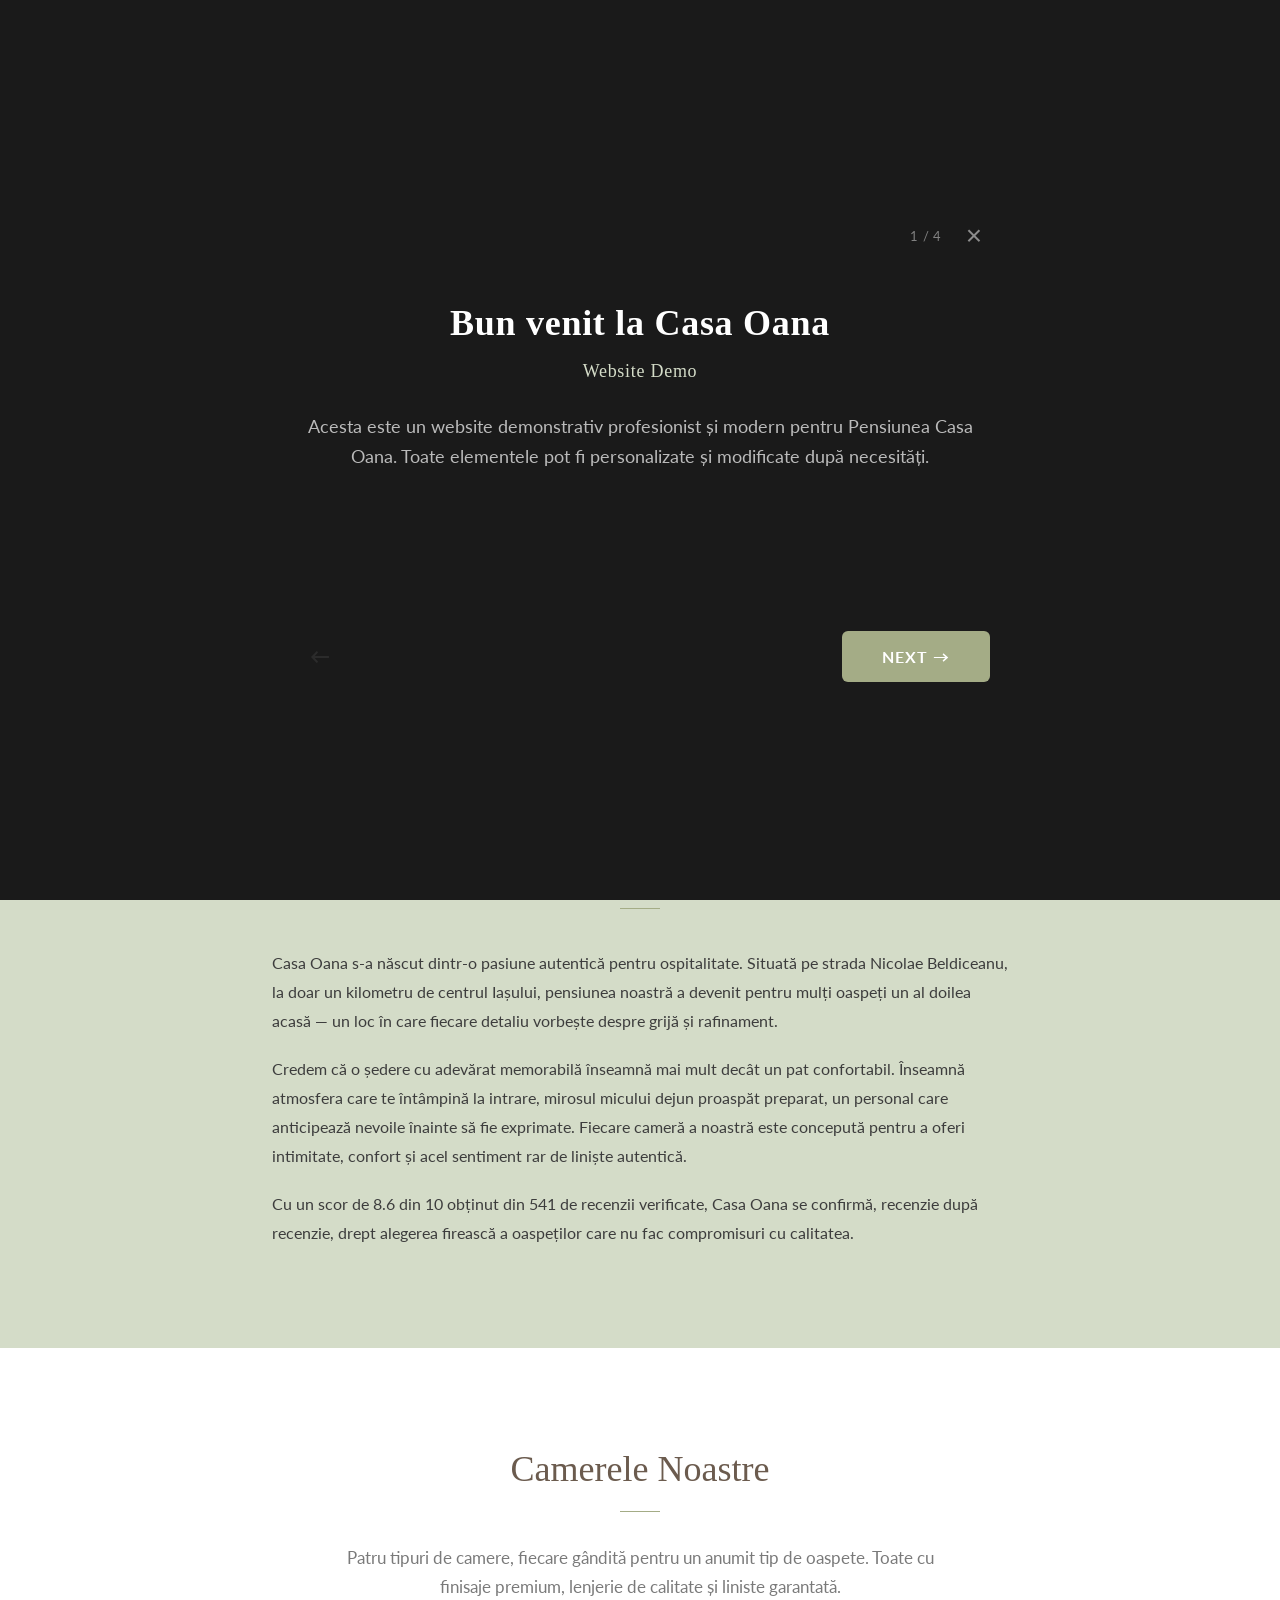
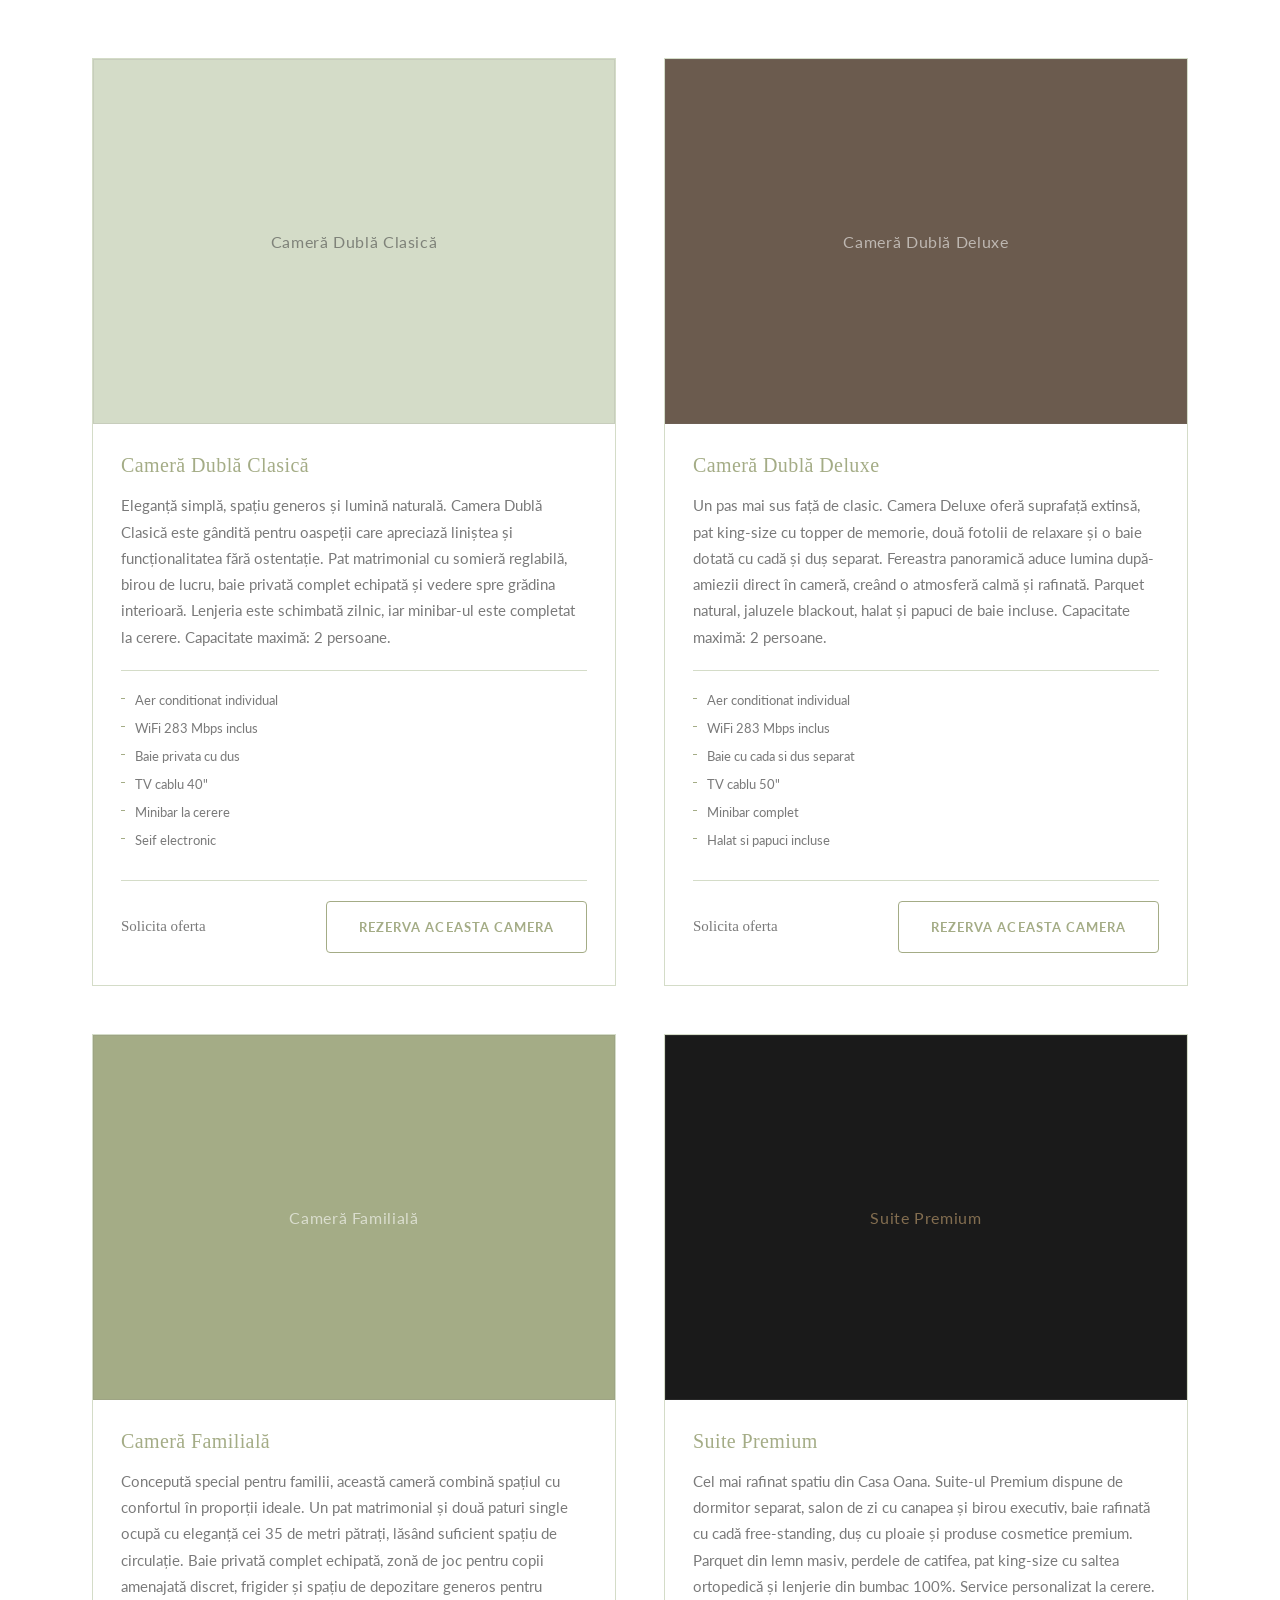
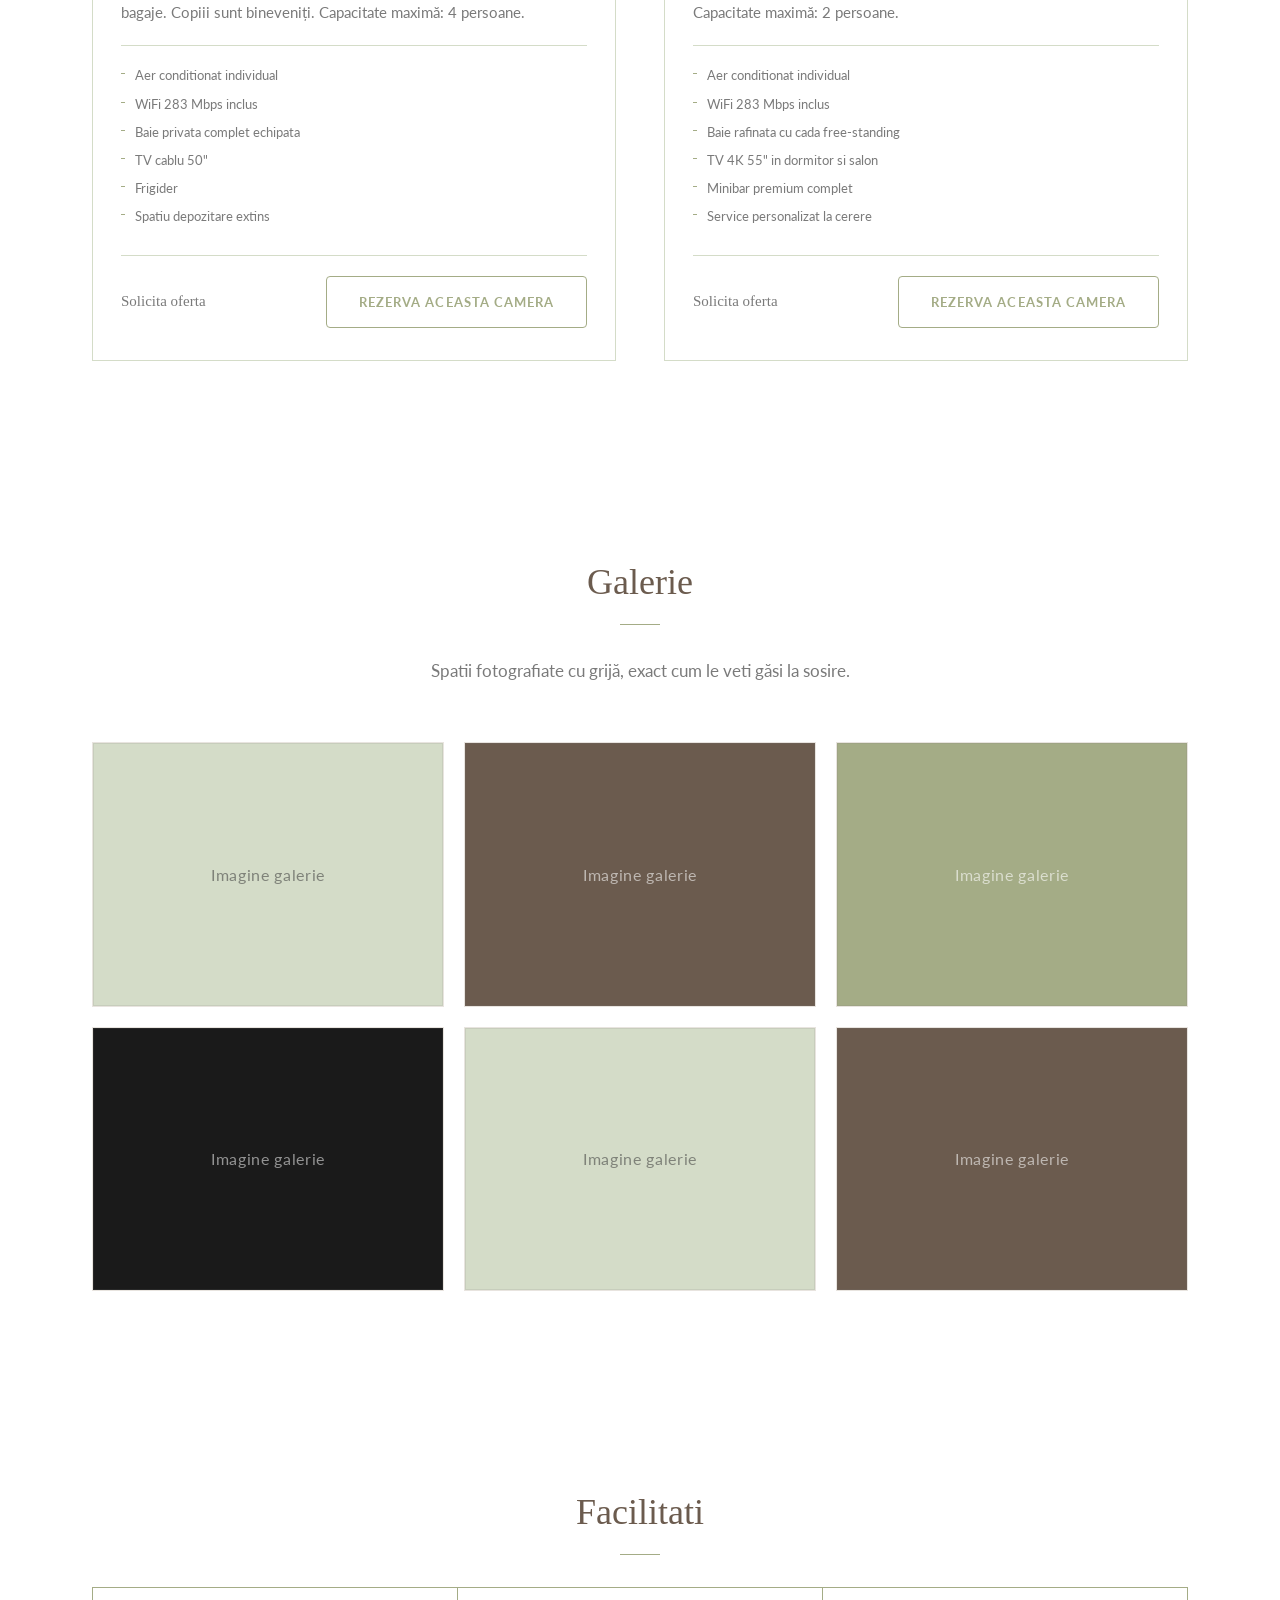
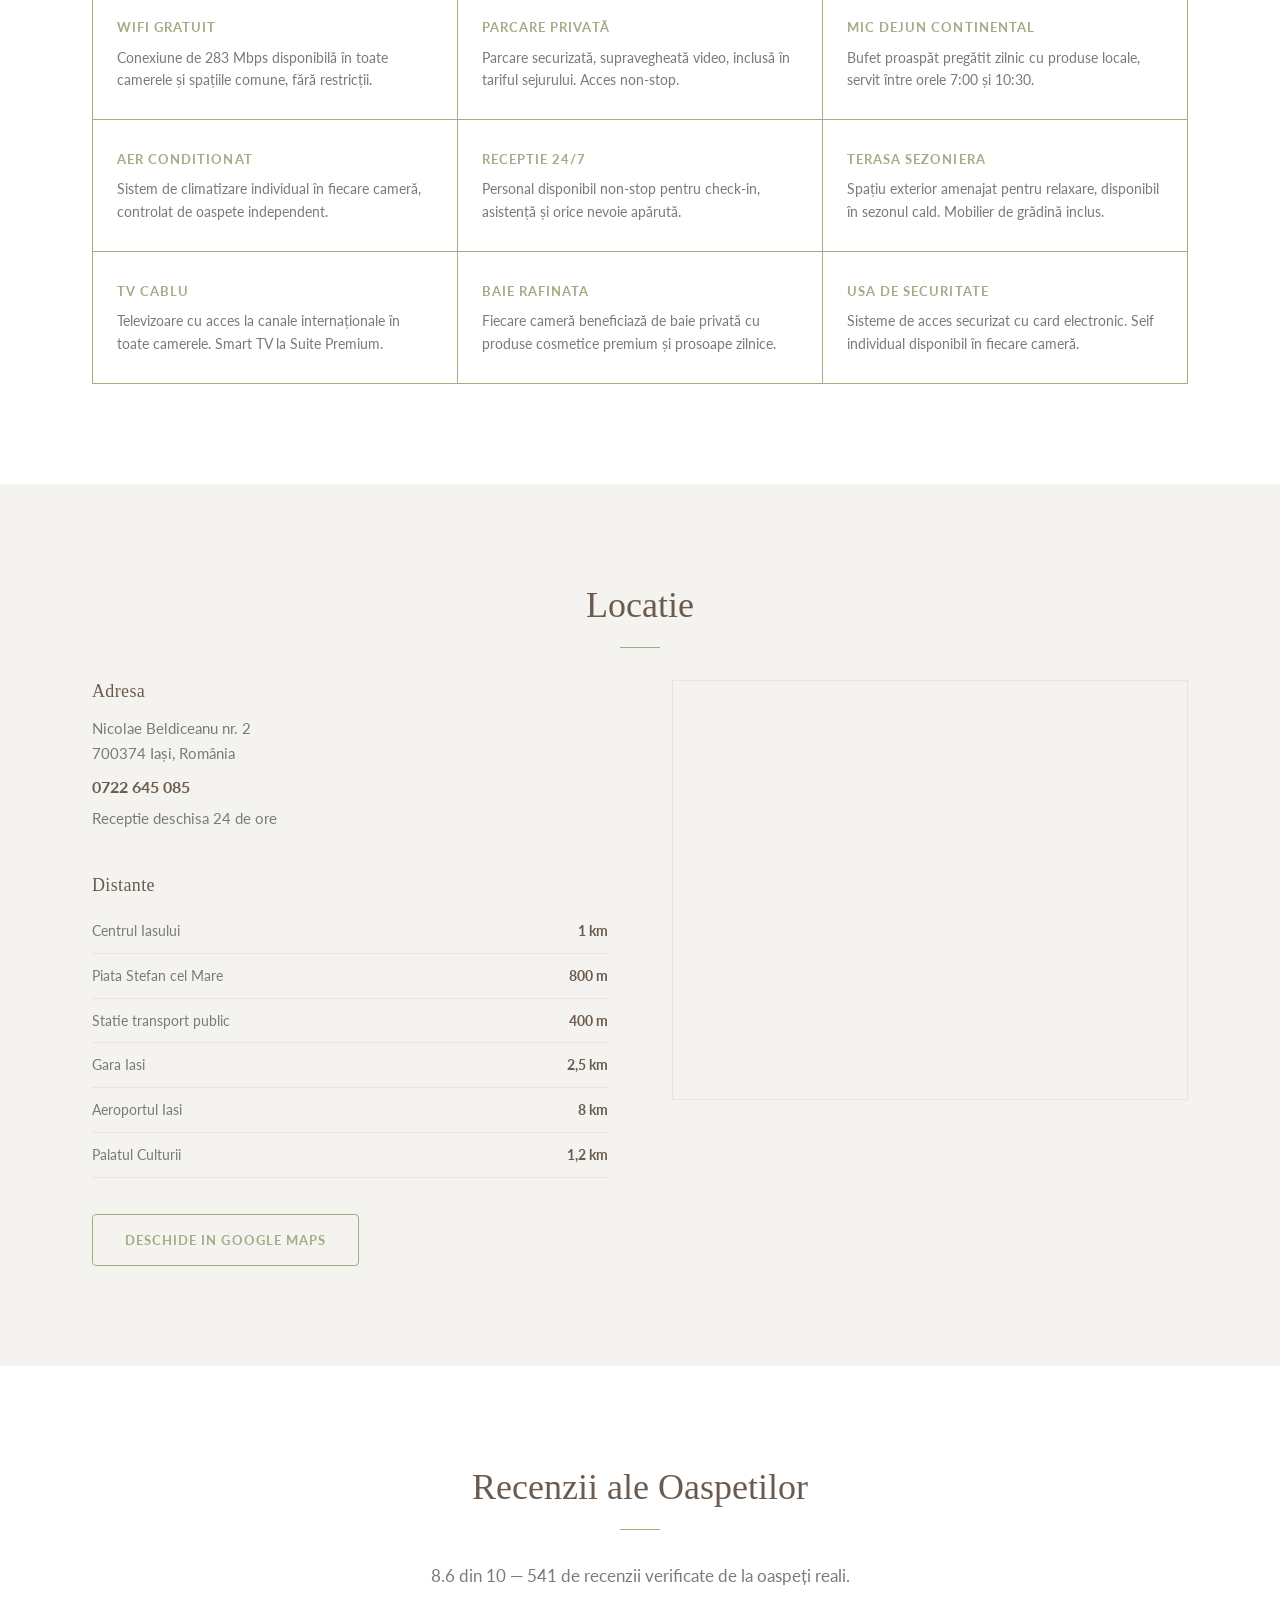
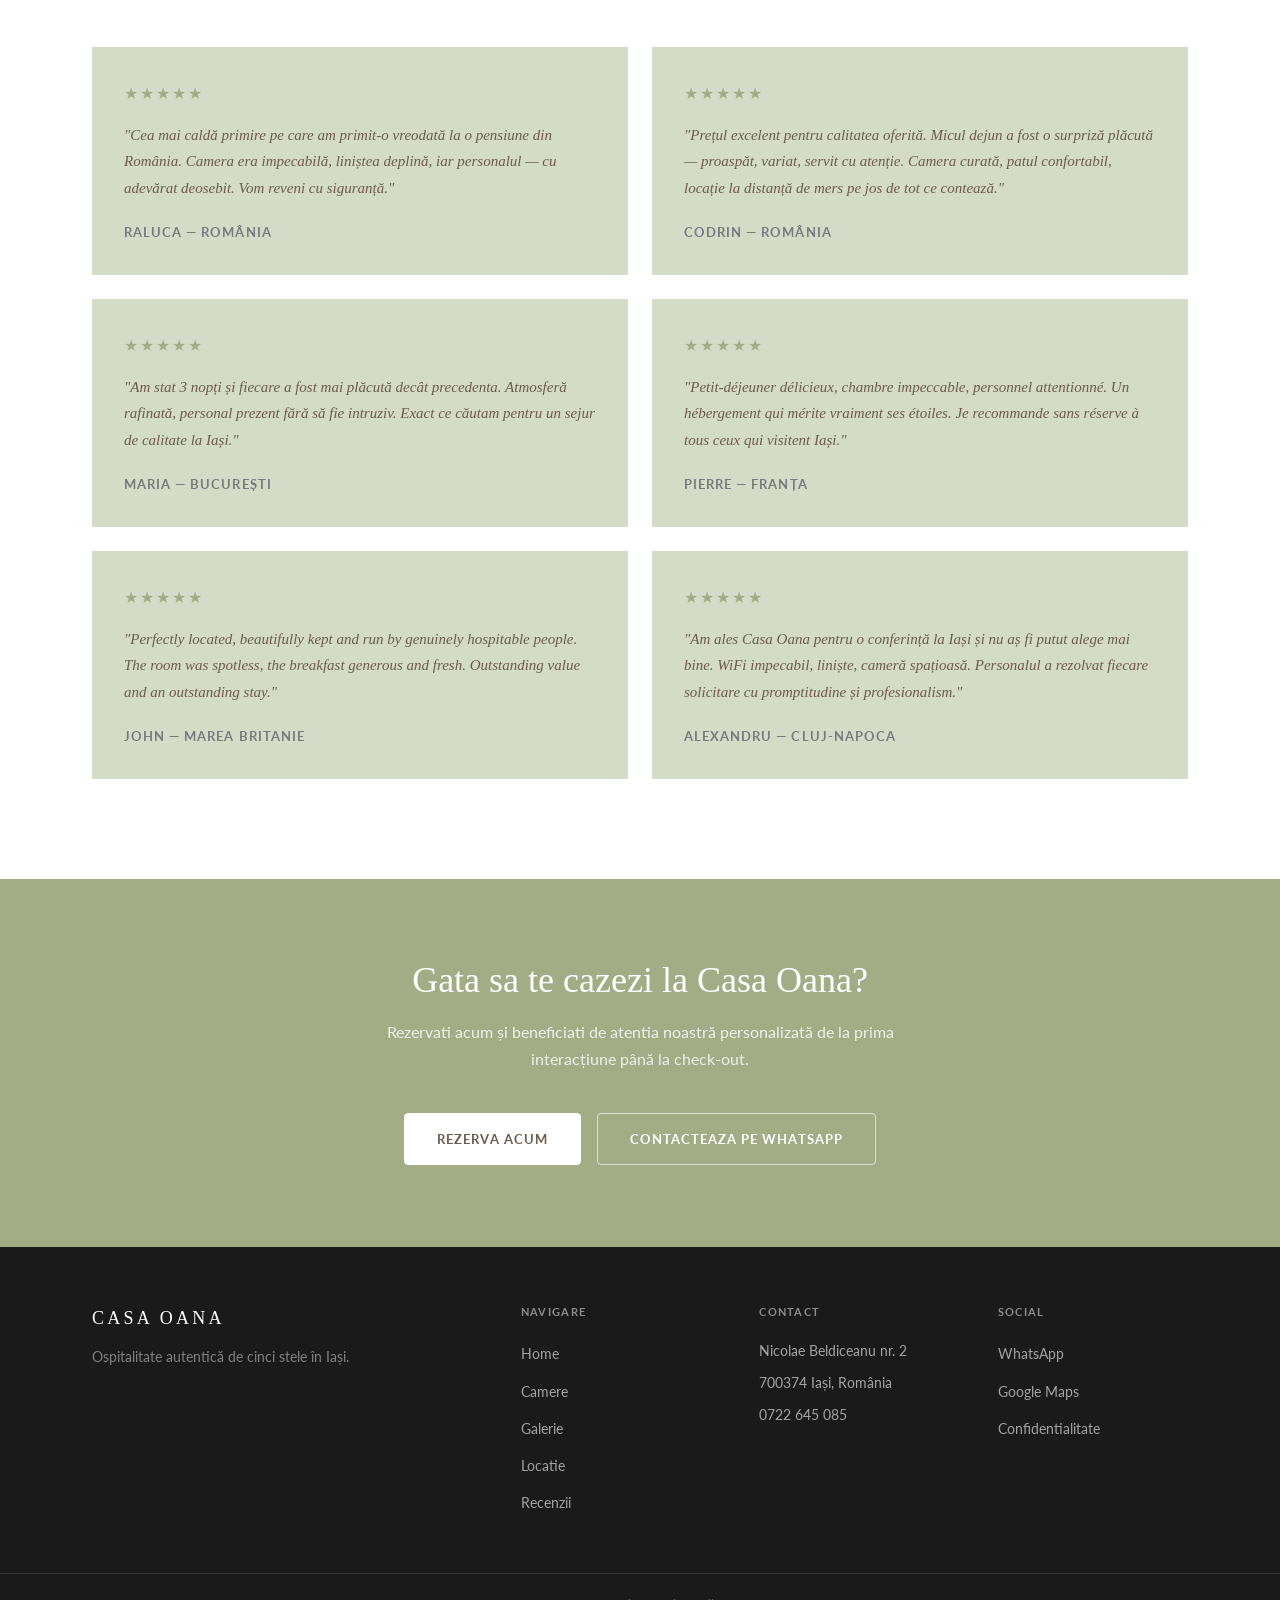
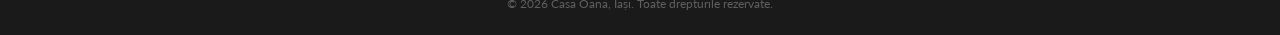
<file: index.html>
<!DOCTYPE html>
<html lang="ro">
<head>
    <meta charset="UTF-8">
    <meta name="viewport" content="width=device-width, initial-scale=1.0">
    <title>Casa Oana — Pensiune Rafinată în Iași</title>
    <meta name="description" content="Casa Oana, pensiune de cinci stele în inima Iașului. Service impecabil, camere rafinate, locație ideală. Nicolae Beldiceanu nr. 2, Iași. Tel: 0722 645 085.">
    <meta property="og:title" content="Casa Oana — Pensiune Rafinată în Iași">
    <meta property="og:description" content="Ospitalitate autentică de cinci stele în inima Iașului. Camere rafinate, mic dejun continental, parcare gratuită.">
    <meta property="og:type" content="website">
    <meta property="og:locale" content="ro_RO">

    <!-- Google Fonts: Lato -->
    <link rel="preconnect" href="https://fonts.googleapis.com">
    <link rel="preconnect" href="https://fonts.gstatic.com" crossorigin>
    <link href="https://fonts.googleapis.com/css2?family=Lato:wght@300;400;700&display=swap" rel="stylesheet">

    <link rel="stylesheet" href="styles.css">

    <!-- Schema.org structured data -->
    <script type="application/ld+json">
    {
      "@context": "https://schema.org",
      "@type": "LodgingBusiness",
      "name": "Casa Oana",
      "description": "Pensiune de cinci stele cu ospitalitate autentică în inima Iașului",
      "address": {
        "@type": "PostalAddress",
        "streetAddress": "Nicolae Beldiceanu nr. 2",
        "addressLocality": "Iași",
        "postalCode": "700374",
        "addressCountry": "RO"
      },
      "telephone": "+40722645085",
      "aggregateRating": {
        "@type": "AggregateRating",
        "ratingValue": "8.6",
        "bestRating": "10",
        "reviewCount": "541"
      }
    }
    </script>
</head>
<body>

<!-- ================================================
     HEADER
     ================================================ -->
<header id="header">
    <div class="header-inner">
        <a href="#home" class="header-logo">CASA OANA</a>

        <button class="nav-toggle" id="navToggle" aria-label="Deschide meniu" aria-expanded="false">
            <span></span><span></span><span></span>
        </button>

        <nav class="header-nav" id="headerNav" aria-label="Navigare principală">
            <a href="#home"       class="nav-link">Home</a>
            <a href="#camere"     class="nav-link">Camere</a>
            <a href="#galerie"    class="nav-link">Galerie</a>
            <a href="#locatie"    class="nav-link">Locatie</a>
            <a href="#recenzii"   class="nav-link">Recenzii</a>
            <a href="#contact"    class="nav-link">Contact</a>
        </nav>

        <a href="rezervare.html" class="btn btn-header" aria-label="Rezerva o camera">
            Rezerva
        </a>
    </div>
</header>

<!-- ================================================
     HERO
     ================================================ -->
<section id="home" class="hero">
    <div class="container hero-inner">
        <div class="hero-text">
            <p class="hero-label">Iași, România</p>
            <h1 class="hero-title">CASA OANA</h1>
            <p class="hero-subtitle">Eleganță, confort și ospitalitate în inima Iașului</p>
            <p class="hero-desc">
                Pensiune rafinată cu service memorabil, camere autentice
                și locație ideală pentru oaspeți care apreciază calitatea.
                La un kilometru de centrul orașului, departe de agitație, aproape de tot.
            </p>
            <div class="hero-actions">
                <a href="rezervare.html" class="btn btn-primary">Rezerva acum</a>
                <a href="#camere" class="btn btn-ghost">Descopera camerele</a>
            </div>
            <div class="hero-rating">
                <span class="rating-number">8.6</span>
                <div class="rating-meta">
                    <span class="rating-slash">/ 10</span>
                    <span class="rating-label">541 recenzii verificate</span>
                </div>
            </div>
        </div>

        <div class="hero-visual">
            <!-- REPLACE: <img src="images/hero.jpg" alt="Casa Oana exterior" class="hero-img"> -->
            <div class="img-placeholder hero-placeholder ph-green" aria-label="Imagine Casa Oana">
                <span>Imagine Casa Oana</span>
            </div>
        </div>
    </div>
</section>

<!-- ================================================
     WELCOME
     ================================================ -->
<section id="welcome" class="welcome section-pad bg-light">
    <div class="container welcome-inner">
        <h2 class="section-heading text-center">Bun venit la Casa Oana</h2>
        <div class="welcome-divider"></div>
        <div class="welcome-body">
            <p>
                Casa Oana s-a născut dintr-o pasiune autentică pentru ospitalitate. Situată pe strada
                Nicolae Beldiceanu, la doar un kilometru de centrul Iașului, pensiunea noastră a
                devenit pentru mulți oaspeți un al doilea acasă — un loc în care fiecare detaliu
                vorbește despre grijă și rafinament.
            </p>
            <p>
                Credem că o ședere cu adevărat memorabilă înseamnă mai mult decât un pat confortabil.
                Înseamnă atmosfera care te întâmpină la intrare, mirosul micului dejun proaspăt
                preparat, un personal care anticipează nevoile înainte să fie exprimate. Fiecare
                cameră a noastră este concepută pentru a oferi intimitate, confort și acel sentiment
                rar de liniște autentică.
            </p>
            <p>
                Cu un scor de 8.6 din 10 obținut din 541 de recenzii verificate, Casa Oana se
                confirmă, recenzie după recenzie, drept alegerea firească a oaspeților care nu
                fac compromisuri cu calitatea.
            </p>
        </div>
    </div>
</section>

<!-- ================================================
     CAMERE
     ================================================ -->
<section id="camere" class="camere section-pad bg-white">
    <div class="container">
        <h2 class="section-heading text-center">Camerele Noastre</h2>
        <div class="section-divider"></div>
        <p class="section-lead text-center">
            Patru tipuri de camere, fiecare gândită pentru un anumit tip de oaspete.
            Toate cu finisaje premium, lenjerie de calitate și liniste garantată.
        </p>

        <div class="rooms-grid">

            <!-- Cameră Dublă Clasică -->
            <article class="room-card fade-in">
                <!-- REPLACE: <img src="images/room-clasica.jpg" alt="Cameră Dublă Clasică" class="room-img"> -->
                <div class="img-placeholder room-placeholder ph-green-light" aria-label="Cameră Dublă Clasică">
                    <span>Cameră Dublă Clasică</span>
                </div>
                <div class="room-body">
                    <h3 class="room-name">Cameră Dublă Clasică</h3>
                    <p class="room-desc">
                        Eleganță simplă, spațiu generos și lumină naturală. Camera Dublă Clasică
                        este gândită pentru oaspeții care apreciază liniștea și funcționalitatea
                        fără ostentație. Pat matrimonial cu somieră reglabilă, birou de lucru,
                        baie privată complet echipată și vedere spre grădina interioară.
                        Lenjeria este schimbată zilnic, iar minibar-ul este completat la cerere.
                        Capacitate maximă: 2 persoane.
                    </p>
                    <ul class="room-facilities">
                        <li>Aer conditionat individual</li>
                        <li>WiFi 283 Mbps inclus</li>
                        <li>Baie privata cu dus</li>
                        <li>TV cablu 40"</li>
                        <li>Minibar la cerere</li>
                        <li>Seif electronic</li>
                    </ul>
                    <div class="room-footer">
                        <span class="room-price">Solicita oferta</span>
                        <a href="rezervare.html?camera=Camer%C4%83+Dubl%C4%83+Clasic%C4%83" class="btn btn-outline">
                            Rezerva aceasta camera
                        </a>
                    </div>
                </div>
            </article>

            <!-- Cameră Dublă Deluxe -->
            <article class="room-card fade-in">
                <!-- REPLACE: <img src="images/room-deluxe.jpg" alt="Cameră Dublă Deluxe" class="room-img"> -->
                <div class="img-placeholder room-placeholder ph-brown" aria-label="Cameră Dublă Deluxe">
                    <span>Cameră Dublă Deluxe</span>
                </div>
                <div class="room-body">
                    <h3 class="room-name">Cameră Dublă Deluxe</h3>
                    <p class="room-desc">
                        Un pas mai sus față de clasic. Camera Deluxe oferă suprafață extinsă,
                        pat king-size cu topper de memorie, două fotolii de relaxare și o baie
                        dotată cu cadă și duș separat. Fereastra panoramică aduce lumina după-amiezii
                        direct în cameră, creând o atmosferă calmă și rafinată. Parquet natural,
                        jaluzele blackout, halat și papuci de baie incluse.
                        Capacitate maximă: 2 persoane.
                    </p>
                    <ul class="room-facilities">
                        <li>Aer conditionat individual</li>
                        <li>WiFi 283 Mbps inclus</li>
                        <li>Baie cu cada si dus separat</li>
                        <li>TV cablu 50"</li>
                        <li>Minibar complet</li>
                        <li>Halat si papuci incluse</li>
                    </ul>
                    <div class="room-footer">
                        <span class="room-price">Solicita oferta</span>
                        <a href="rezervare.html?camera=Camer%C4%83+Dubl%C4%83+Deluxe" class="btn btn-outline">
                            Rezerva aceasta camera
                        </a>
                    </div>
                </div>
            </article>

            <!-- Cameră Familială -->
            <article class="room-card fade-in">
                <!-- REPLACE: <img src="images/room-familiala.jpg" alt="Cameră Familială" class="room-img"> -->
                <div class="img-placeholder room-placeholder ph-green" aria-label="Cameră Familială">
                    <span>Cameră Familială</span>
                </div>
                <div class="room-body">
                    <h3 class="room-name">Cameră Familială</h3>
                    <p class="room-desc">
                        Concepută special pentru familii, această cameră combină spațiul cu confortul
                        în proporții ideale. Un pat matrimonial și două paturi single ocupă cu eleganță
                        cei 35 de metri pătrați, lăsând suficient spațiu de circulație. Baie privată
                        complet echipată, zonă de joc pentru copii amenajată discret, frigider și
                        spațiu de depozitare generos pentru bagaje. Copiii sunt bineveniți.
                        Capacitate maximă: 4 persoane.
                    </p>
                    <ul class="room-facilities">
                        <li>Aer conditionat individual</li>
                        <li>WiFi 283 Mbps inclus</li>
                        <li>Baie privata complet echipata</li>
                        <li>TV cablu 50"</li>
                        <li>Frigider</li>
                        <li>Spatiu depozitare extins</li>
                    </ul>
                    <div class="room-footer">
                        <span class="room-price">Solicita oferta</span>
                        <a href="rezervare.html?camera=Camer%C4%83+Familial%C4%83" class="btn btn-outline">
                            Rezerva aceasta camera
                        </a>
                    </div>
                </div>
            </article>

            <!-- Suite Premium -->
            <article class="room-card fade-in">
                <!-- REPLACE: <img src="images/room-suite.jpg" alt="Suite Premium" class="room-img"> -->
                <div class="img-placeholder room-placeholder ph-black-gold" aria-label="Suite Premium">
                    <span>Suite Premium</span>
                </div>
                <div class="room-body">
                    <h3 class="room-name">Suite Premium</h3>
                    <p class="room-desc">
                        Cel mai rafinat spatiu din Casa Oana. Suite-ul Premium dispune de dormitor
                        separat, salon de zi cu canapea și birou executiv, baie rafinată cu cadă
                        free-standing, duș cu ploaie și produse cosmetice premium. Parquet din
                        lemn masiv, perdele de catifea, pat king-size cu saltea ortopedică și
                        lenjerie din bumbac 100%. Service personalizat la cerere.
                        Capacitate maximă: 2 persoane.
                    </p>
                    <ul class="room-facilities">
                        <li>Aer conditionat individual</li>
                        <li>WiFi 283 Mbps inclus</li>
                        <li>Baie rafinata cu cada free-standing</li>
                        <li>TV 4K 55" in dormitor si salon</li>
                        <li>Minibar premium complet</li>
                        <li>Service personalizat la cerere</li>
                    </ul>
                    <div class="room-footer">
                        <span class="room-price">Solicita oferta</span>
                        <a href="rezervare.html?camera=Suite+Premium" class="btn btn-outline">
                            Rezerva aceasta camera
                        </a>
                    </div>
                </div>
            </article>

        </div>
    </div>
</section>

<!-- ================================================
     GALERIE
     ================================================ -->
<section id="galerie" class="galerie section-pad bg-white">
    <div class="container">
        <h2 class="section-heading text-center">Galerie</h2>
        <div class="section-divider"></div>
        <p class="section-lead text-center">
            Spatii fotografiate cu grijă, exact cum le veti găsi la sosire.
        </p>

        <div class="gallery-grid">
            <!-- REPLACE fiecare div.img-placeholder cu <img src="images/gallery-N.jpg" alt="..."> -->
            <div class="gallery-item fade-in" onclick="openLightbox(0)" role="button" tabindex="0" aria-label="Deschide imagine 1">
                <div class="img-placeholder gallery-placeholder ph-green-light">
                    <span>Imagine galerie</span>
                </div>
                <div class="gallery-overlay"><span class="gallery-zoom">&#8853;</span></div>
            </div>
            <div class="gallery-item fade-in" onclick="openLightbox(1)" role="button" tabindex="0" aria-label="Deschide imagine 2">
                <div class="img-placeholder gallery-placeholder ph-brown">
                    <span>Imagine galerie</span>
                </div>
                <div class="gallery-overlay"><span class="gallery-zoom">&#8853;</span></div>
            </div>
            <div class="gallery-item fade-in" onclick="openLightbox(2)" role="button" tabindex="0" aria-label="Deschide imagine 3">
                <div class="img-placeholder gallery-placeholder ph-green">
                    <span>Imagine galerie</span>
                </div>
                <div class="gallery-overlay"><span class="gallery-zoom">&#8853;</span></div>
            </div>
            <div class="gallery-item fade-in" onclick="openLightbox(3)" role="button" tabindex="0" aria-label="Deschide imagine 4">
                <div class="img-placeholder gallery-placeholder ph-black">
                    <span>Imagine galerie</span>
                </div>
                <div class="gallery-overlay"><span class="gallery-zoom">&#8853;</span></div>
            </div>
            <div class="gallery-item fade-in" onclick="openLightbox(4)" role="button" tabindex="0" aria-label="Deschide imagine 5">
                <div class="img-placeholder gallery-placeholder ph-green-light">
                    <span>Imagine galerie</span>
                </div>
                <div class="gallery-overlay"><span class="gallery-zoom">&#8853;</span></div>
            </div>
            <div class="gallery-item fade-in" onclick="openLightbox(5)" role="button" tabindex="0" aria-label="Deschide imagine 6">
                <div class="img-placeholder gallery-placeholder ph-brown">
                    <span>Imagine galerie</span>
                </div>
                <div class="gallery-overlay"><span class="gallery-zoom">&#8853;</span></div>
            </div>
        </div>
    </div>
</section>

<!-- ================================================
     FACILITĂȚI
     ================================================ -->
<section id="facilitati" class="facilitati section-pad bg-white">
    <div class="container">
        <h2 class="section-heading text-center">Facilitati</h2>
        <div class="section-divider"></div>

        <div class="amenities-grid">
            <div class="amenity-card fade-in">
                <h4 class="amenity-name">WiFi Gratuit</h4>
                <p class="amenity-desc">Conexiune de 283 Mbps disponibilă în toate camerele și spațiile comune, fără restricții.</p>
            </div>
            <div class="amenity-card fade-in">
                <h4 class="amenity-name">Parcare Privată</h4>
                <p class="amenity-desc">Parcare securizată, supravegheată video, inclusă în tariful sejurului. Acces non-stop.</p>
            </div>
            <div class="amenity-card fade-in">
                <h4 class="amenity-name">Mic Dejun Continental</h4>
                <p class="amenity-desc">Bufet proaspăt pregătit zilnic cu produse locale, servit între orele 7:00 și 10:30.</p>
            </div>
            <div class="amenity-card fade-in">
                <h4 class="amenity-name">Aer Conditionat</h4>
                <p class="amenity-desc">Sistem de climatizare individual în fiecare cameră, controlat de oaspete independent.</p>
            </div>
            <div class="amenity-card fade-in">
                <h4 class="amenity-name">Receptie 24/7</h4>
                <p class="amenity-desc">Personal disponibil non-stop pentru check-in, asistență și orice nevoie apărută.</p>
            </div>
            <div class="amenity-card fade-in">
                <h4 class="amenity-name">Terasa Sezoniera</h4>
                <p class="amenity-desc">Spațiu exterior amenajat pentru relaxare, disponibil în sezonul cald. Mobilier de grădină inclus.</p>
            </div>
            <div class="amenity-card fade-in">
                <h4 class="amenity-name">TV Cablu</h4>
                <p class="amenity-desc">Televizoare cu acces la canale internaționale în toate camerele. Smart TV la Suite Premium.</p>
            </div>
            <div class="amenity-card fade-in">
                <h4 class="amenity-name">Baie Rafinata</h4>
                <p class="amenity-desc">Fiecare cameră beneficiază de baie privată cu produse cosmetice premium și prosoape zilnice.</p>
            </div>
            <div class="amenity-card fade-in">
                <h4 class="amenity-name">Usa de Securitate</h4>
                <p class="amenity-desc">Sisteme de acces securizat cu card electronic. Seif individual disponibil în fiecare cameră.</p>
            </div>
        </div>
    </div>
</section>

<!-- ================================================
     LOCATIE
     ================================================ -->
<section id="locatie" class="locatie section-pad bg-light">
    <div class="container">
        <h2 class="section-heading text-center">Locatie</h2>
        <div class="section-divider"></div>

        <div class="location-grid">
            <div class="location-info">
                <div class="location-address">
                    <h3 class="location-heading">Adresa</h3>
                    <p>Nicolae Beldiceanu nr. 2<br>700374 Iași, România</p>
                    <p class="location-phone">
                        <a href="tel:+40722645085">0722 645 085</a>
                    </p>
                    <p class="location-hours">Receptie deschisa 24 de ore</p>
                </div>

                <div class="location-distances">
                    <h3 class="location-heading">Distante</h3>
                    <ul class="distances-list">
                        <li>
                            <span class="dist-place">Centrul Iasului</span>
                            <span class="dist-value">1 km</span>
                        </li>
                        <li>
                            <span class="dist-place">Piata Stefan cel Mare</span>
                            <span class="dist-value">800 m</span>
                        </li>
                        <li>
                            <span class="dist-place">Statie transport public</span>
                            <span class="dist-value">400 m</span>
                        </li>
                        <li>
                            <span class="dist-place">Gara Iasi</span>
                            <span class="dist-value">2,5 km</span>
                        </li>
                        <li>
                            <span class="dist-place">Aeroportul Iasi</span>
                            <span class="dist-value">8 km</span>
                        </li>
                        <li>
                            <span class="dist-place">Palatul Culturii</span>
                            <span class="dist-value">1,2 km</span>
                        </li>
                    </ul>
                </div>

                <a href="https://maps.google.com/?q=Nicolae+Beldiceanu+2,+Iasi,+Romania"
                   target="_blank" rel="noopener noreferrer"
                   class="btn btn-outline location-map-btn">
                    Deschide in Google Maps
                </a>
            </div>

            <div class="location-map">
                <iframe
                    src="https://maps.google.com/maps?q=Nicolae+Beldiceanu+2,+Iasi,+Romania&t=&z=15&ie=UTF8&iwloc=&output=embed"
                    title="Locatia Casa Oana, Iasi"
                    allowfullscreen
                    loading="lazy"
                    referrerpolicy="no-referrer-when-downgrade"
                    aria-label="Harta Google Maps cu locatia Casa Oana">
                </iframe>
            </div>
        </div>
    </div>
</section>

<!-- ================================================
     RECENZII
     ================================================ -->
<section id="recenzii" class="recenzii section-pad bg-white">
    <div class="container">
        <h2 class="section-heading text-center">Recenzii ale Oaspetilor</h2>
        <div class="section-divider"></div>
        <p class="section-lead text-center">
            8.6 din 10 — 541 de recenzii verificate de la oaspeți reali.
        </p>

        <div class="reviews-grid">
            <article class="review-card fade-in">
                <div class="review-stars" aria-label="5 din 5 stele">&#9733;&#9733;&#9733;&#9733;&#9733;</div>
                <blockquote class="review-text">
                    "Cea mai caldă primire pe care am primit-o vreodată la o pensiune din România.
                    Camera era impecabilă, liniștea deplină, iar personalul — cu adevărat deosebit.
                    Vom reveni cu siguranță."
                </blockquote>
                <footer class="review-author">Raluca &mdash; România</footer>
            </article>

            <article class="review-card fade-in">
                <div class="review-stars" aria-label="5 din 5 stele">&#9733;&#9733;&#9733;&#9733;&#9733;</div>
                <blockquote class="review-text">
                    "Prețul excelent pentru calitatea oferită. Micul dejun a fost o surpriză plăcută —
                    proaspăt, variat, servit cu atenție. Camera curată, patul confortabil,
                    locație la distanță de mers pe jos de tot ce contează."
                </blockquote>
                <footer class="review-author">Codrin &mdash; România</footer>
            </article>

            <article class="review-card fade-in">
                <div class="review-stars" aria-label="5 din 5 stele">&#9733;&#9733;&#9733;&#9733;&#9733;</div>
                <blockquote class="review-text">
                    "Am stat 3 nopți și fiecare a fost mai plăcută decât precedenta. Atmosferă
                    rafinată, personal prezent fără să fie intruziv. Exact ce căutam pentru
                    un sejur de calitate la Iași."
                </blockquote>
                <footer class="review-author">Maria &mdash; București</footer>
            </article>

            <article class="review-card fade-in">
                <div class="review-stars" aria-label="5 din 5 stele">&#9733;&#9733;&#9733;&#9733;&#9733;</div>
                <blockquote class="review-text">
                    "Petit-déjeuner délicieux, chambre impeccable, personnel attentionné.
                    Un hébergement qui mérite vraiment ses étoiles. Je recommande sans
                    réserve à tous ceux qui visitent Iași."
                </blockquote>
                <footer class="review-author">Pierre &mdash; Franța</footer>
            </article>

            <article class="review-card fade-in">
                <div class="review-stars" aria-label="5 din 5 stele">&#9733;&#9733;&#9733;&#9733;&#9733;</div>
                <blockquote class="review-text">
                    "Perfectly located, beautifully kept and run by genuinely hospitable people.
                    The room was spotless, the breakfast generous and fresh.
                    Outstanding value and an outstanding stay."
                </blockquote>
                <footer class="review-author">John &mdash; Marea Britanie</footer>
            </article>

            <article class="review-card fade-in">
                <div class="review-stars" aria-label="5 din 5 stele">&#9733;&#9733;&#9733;&#9733;&#9733;</div>
                <blockquote class="review-text">
                    "Am ales Casa Oana pentru o conferință la Iași și nu aș fi putut alege mai bine.
                    WiFi impecabil, liniște, cameră spațioasă. Personalul a rezolvat fiecare
                    solicitare cu promptitudine și profesionalism."
                </blockquote>
                <footer class="review-author">Alexandru &mdash; Cluj-Napoca</footer>
            </article>
        </div>
    </div>
</section>

<!-- ================================================
     CTA
     ================================================ -->
<section class="cta-section">
    <div class="container cta-inner">
        <h2 class="cta-heading">Gata sa te cazezi la Casa Oana?</h2>
        <p class="cta-sub">
            Rezervati acum și beneficiati de atentia noastră personalizată
            de la prima interacțiune până la check-out.
        </p>
        <div class="cta-actions">
            <a href="rezervare.html" class="btn btn-cta-white">Rezerva acum</a>
            <a href="https://wa.me/40722645085" class="btn btn-cta-outline"
               target="_blank" rel="noopener noreferrer">
                Contacteaza pe WhatsApp
            </a>
        </div>
    </div>
</section>

<!-- ================================================
     FOOTER
     ================================================ -->
<footer id="contact" class="footer">
    <div class="container footer-inner">
        <div class="footer-brand">
            <span class="footer-logo">CASA OANA</span>
            <p class="footer-tagline">Ospitalitate autentică de cinci stele în Iași.</p>
        </div>

        <div class="footer-col">
            <h4 class="footer-heading">Navigare</h4>
            <ul class="footer-links">
                <li><a href="#home">Home</a></li>
                <li><a href="#camere">Camere</a></li>
                <li><a href="#galerie">Galerie</a></li>
                <li><a href="#locatie">Locatie</a></li>
                <li><a href="#recenzii">Recenzii</a></li>
            </ul>
        </div>

        <div class="footer-col">
            <h4 class="footer-heading">Contact</h4>
            <address class="footer-contact-info">
                <p>Nicolae Beldiceanu nr. 2</p>
                <p>700374 Iași, România</p>
                <p><a href="tel:+40722645085">0722 645 085</a></p>
            </address>
        </div>

        <div class="footer-col">
            <h4 class="footer-heading">Social</h4>
            <ul class="footer-links">
                <li>
                    <a href="https://wa.me/40722645085" target="_blank" rel="noopener noreferrer">
                        WhatsApp
                    </a>
                </li>
                <li>
                    <a href="https://maps.google.com/?q=Nicolae+Beldiceanu+2,+Iasi" target="_blank" rel="noopener noreferrer">
                        Google Maps
                    </a>
                </li>
                <li><a href="#privacy">Confidentialitate</a></li>
            </ul>
        </div>
    </div>

    <div class="footer-bottom">
        <div class="container">
            <p>&copy; 2026 Casa Oana, Iași. Toate drepturile rezervate.</p>
        </div>
    </div>
</footer>

<!-- ================================================
     BOOKING MODAL
     ================================================ -->
<div class="modal-overlay" id="bookingModal" role="dialog" aria-modal="true" aria-labelledby="modalHeading">
    <div class="modal-box">
        <button class="modal-close" id="modalClose" aria-label="Inchide fereastra">&times;</button>

        <div id="modalFormView">
            <h2 class="modal-heading" id="modalHeading">Rezervare</h2>
            <p class="modal-sub">Completati formularul. Va vom contacta in cel mult 2 ore.</p>

            <form id="bookingForm" class="booking-form" novalidate>

                <div class="field-group">
                    <label class="field-label" for="f-room">Tip camera <span class="req">*</span></label>
                    <select id="f-room" name="room" required>
                        <option value="">Selectati o camera...</option>
                        <option value="Cameră Dublă Clasică">Cameră Dublă Clasică</option>
                        <option value="Cameră Dublă Deluxe">Cameră Dublă Deluxe</option>
                        <option value="Cameră Familială">Cameră Familială</option>
                        <option value="Suite Premium">Suite Premium</option>
                    </select>
                    <span class="field-err" role="alert"></span>
                </div>

                <div class="field-row">
                    <div class="field-group">
                        <label class="field-label" for="f-checkin">Data sosirii <span class="req">*</span></label>
                        <input type="date" id="f-checkin" name="checkin" required>
                        <span class="field-err" role="alert"></span>
                    </div>
                    <div class="field-group">
                        <label class="field-label" for="f-checkout">Data plecarii <span class="req">*</span></label>
                        <input type="date" id="f-checkout" name="checkout" required>
                        <span class="field-err" role="alert"></span>
                    </div>
                </div>

                <div class="field-row">
                    <div class="field-group">
                        <label class="field-label" for="f-adults">Adulti <span class="req">*</span></label>
                        <input type="number" id="f-adults" name="adults" min="1" max="6" value="2" required>
                        <span class="field-err" role="alert"></span>
                    </div>
                    <div class="field-group">
                        <label class="field-label" for="f-children">Copii</label>
                        <input type="number" id="f-children" name="children" min="0" max="6" value="0">
                    </div>
                </div>

                <div class="field-group">
                    <label class="field-label" for="f-name">Nume complet <span class="req">*</span></label>
                    <input type="text" id="f-name" name="name" placeholder="Ion Popescu" required autocomplete="name">
                    <span class="field-err" role="alert"></span>
                </div>

                <div class="field-group">
                    <label class="field-label" for="f-email">Email <span class="req">*</span></label>
                    <input type="email" id="f-email" name="email" placeholder="ion@email.com" required autocomplete="email">
                    <span class="field-err" role="alert"></span>
                </div>

                <div class="field-group">
                    <label class="field-label" for="f-phone">Telefon <span class="req">*</span></label>
                    <input type="tel" id="f-phone" name="phone" placeholder="07XX XXX XXX" required autocomplete="tel">
                    <span class="field-err" role="alert"></span>
                </div>

                <div class="field-group">
                    <label class="field-label" for="f-requests">Cerinte speciale <span class="opt">(optional)</span></label>
                    <textarea id="f-requests" name="requests" rows="3"
                        placeholder="Etaj preferat, pat suplimentar, sosire dupa ora 22..."></textarea>
                </div>

                <div class="field-group field-check">
                    <input type="checkbox" id="f-terms" name="terms" required>
                    <label for="f-terms">
                        Accept <a href="#privacy">termenii si conditiile</a> <span class="req">*</span>
                    </label>
                    <span class="field-err" role="alert"></span>
                </div>

                <div class="modal-actions">
                    <button type="submit" class="btn btn-primary btn-full">Trimite</button>
                    <button type="button" class="btn btn-ghost btn-full" onclick="closeModal()">Anuleaza</button>
                </div>
            </form>
        </div>

        <div id="modalSuccessView" class="modal-success" hidden>
            <div class="success-mark">&#10003;</div>
            <h3 class="success-heading">Cererea a fost trimisa.</h3>
            <p class="success-body">
                Va multumim. Veti fi contactat in cel mult 2 ore pentru confirmarea rezervarii.
            </p>
            <button class="btn btn-outline" onclick="closeModal()">Inchide</button>
        </div>
    </div>
</div>

<!-- ================================================
     GALLERY LIGHTBOX
     ================================================ -->
<div class="lightbox" id="galleryLightbox" role="dialog" aria-modal="true" aria-label="Galerie foto" hidden>
    <button class="lightbox-close" id="lightboxClose" aria-label="Inchide galeria">&times;</button>
    <button class="lightbox-nav lightbox-prev" id="lightboxPrev" aria-label="Imaginea anterioara">&#8249;</button>
    <button class="lightbox-nav lightbox-next" id="lightboxNext" aria-label="Imaginea urmatoare">&#8250;</button>
    <div class="lightbox-content">
        <!-- When real images are added, an <img> replaces the placeholder below -->
        <div class="img-placeholder lightbox-placeholder" id="lightboxPlaceholder">
            <span id="lightboxCaption">Imagine galerie</span>
        </div>
        <p class="lightbox-counter" id="lightboxCounter">1 / 6</p>
    </div>
</div>

<!-- ================================================
     DEMO WIZARD
     ================================================ -->
<div id="demo-wizard" class="demo-wizard" role="dialog" aria-modal="true" aria-labelledby="demo-wizard-heading">
    <div class="demo-wizard-content">
        <div class="demo-wizard-topbar">
            <span class="demo-wizard-progress" id="demo-wizard-progress">1 / 4</span>
            <button class="demo-wizard-close" id="demo-wizard-close" aria-label="Inchide">&times;</button>
        </div>

        <!-- Step 1 -->
        <div class="demo-step" id="demo-step-1">
            <h1 class="demo-wizard-heading" id="demo-wizard-heading">Bun venit la Casa Oana</h1>
            <h2 class="demo-wizard-sub">Website Demo</h2>
            <p class="demo-wizard-text">Acesta este un website demonstrativ profesionist și modern pentru Pensiunea Casa Oana. Toate elementele pot fi personalizate și modificate după necesități.</p>
        </div>

        <!-- Step 2 -->
        <div class="demo-step demo-step-hidden" id="demo-step-2">
            <h1 class="demo-wizard-heading">Ce conține website-ul</h1>
            <ul class="demo-wizard-list">
                <li><span class="demo-list-icon">✦</span>Design clasic și elegant</li>
                <li><span class="demo-list-icon">✦</span>Sistem de booking complet cu WhatsApp</li>
                <li><span class="demo-list-icon">✦</span>Galerie foto și descriere camerelor</li>
                <li><span class="demo-list-icon">✦</span>Contact și locație integrată</li>
            </ul>
        </div>

        <!-- Step 3 -->
        <div class="demo-step demo-step-hidden" id="demo-step-3">
            <h1 class="demo-wizard-heading">Totul este provizoriu</h1>
            <p class="demo-wizard-text demo-wizard-text--lead">Poți modifica:</p>
            <ul class="demo-wizard-list demo-wizard-list--compact">
                <li><span class="demo-list-icon">→</span>Culori și design</li>
                <li><span class="demo-list-icon">→</span>Text și conținut</li>
                <li><span class="demo-list-icon">→</span>Imagini și galerie</li>
                <li><span class="demo-list-icon">→</span>Informații de contact</li>
                <li><span class="demo-list-icon">→</span>Prețuri și oferte</li>
                <li><span class="demo-list-icon">→</span>Orice altceva pe care îl găsești</li>
            </ul>
            <p class="demo-wizard-footnote">Nu ai nevoie de programator — schimbări simple direct în cod</p>
        </div>

        <!-- Step 4 -->
        <div class="demo-step demo-step-hidden" id="demo-step-4">
            <h1 class="demo-wizard-heading">Gata de început?</h1>
            <p class="demo-wizard-text">Website-ul este complet funcțional și gata de utilizare. Poți personaliza orice în funcție de nevoile tale.</p>
        </div>

        <!-- Navigation -->
        <div class="demo-wizard-nav">
            <button class="demo-wizard-btn demo-wizard-btn--prev" id="demo-wizard-prev" aria-label="Înapoi" disabled>&#8592;</button>
            <button class="demo-wizard-btn demo-wizard-btn--next" id="demo-wizard-next">Next &#8594;</button>
        </div>
    </div>
</div>

<script src="script.js"></script>
</body>
</html>
</file>
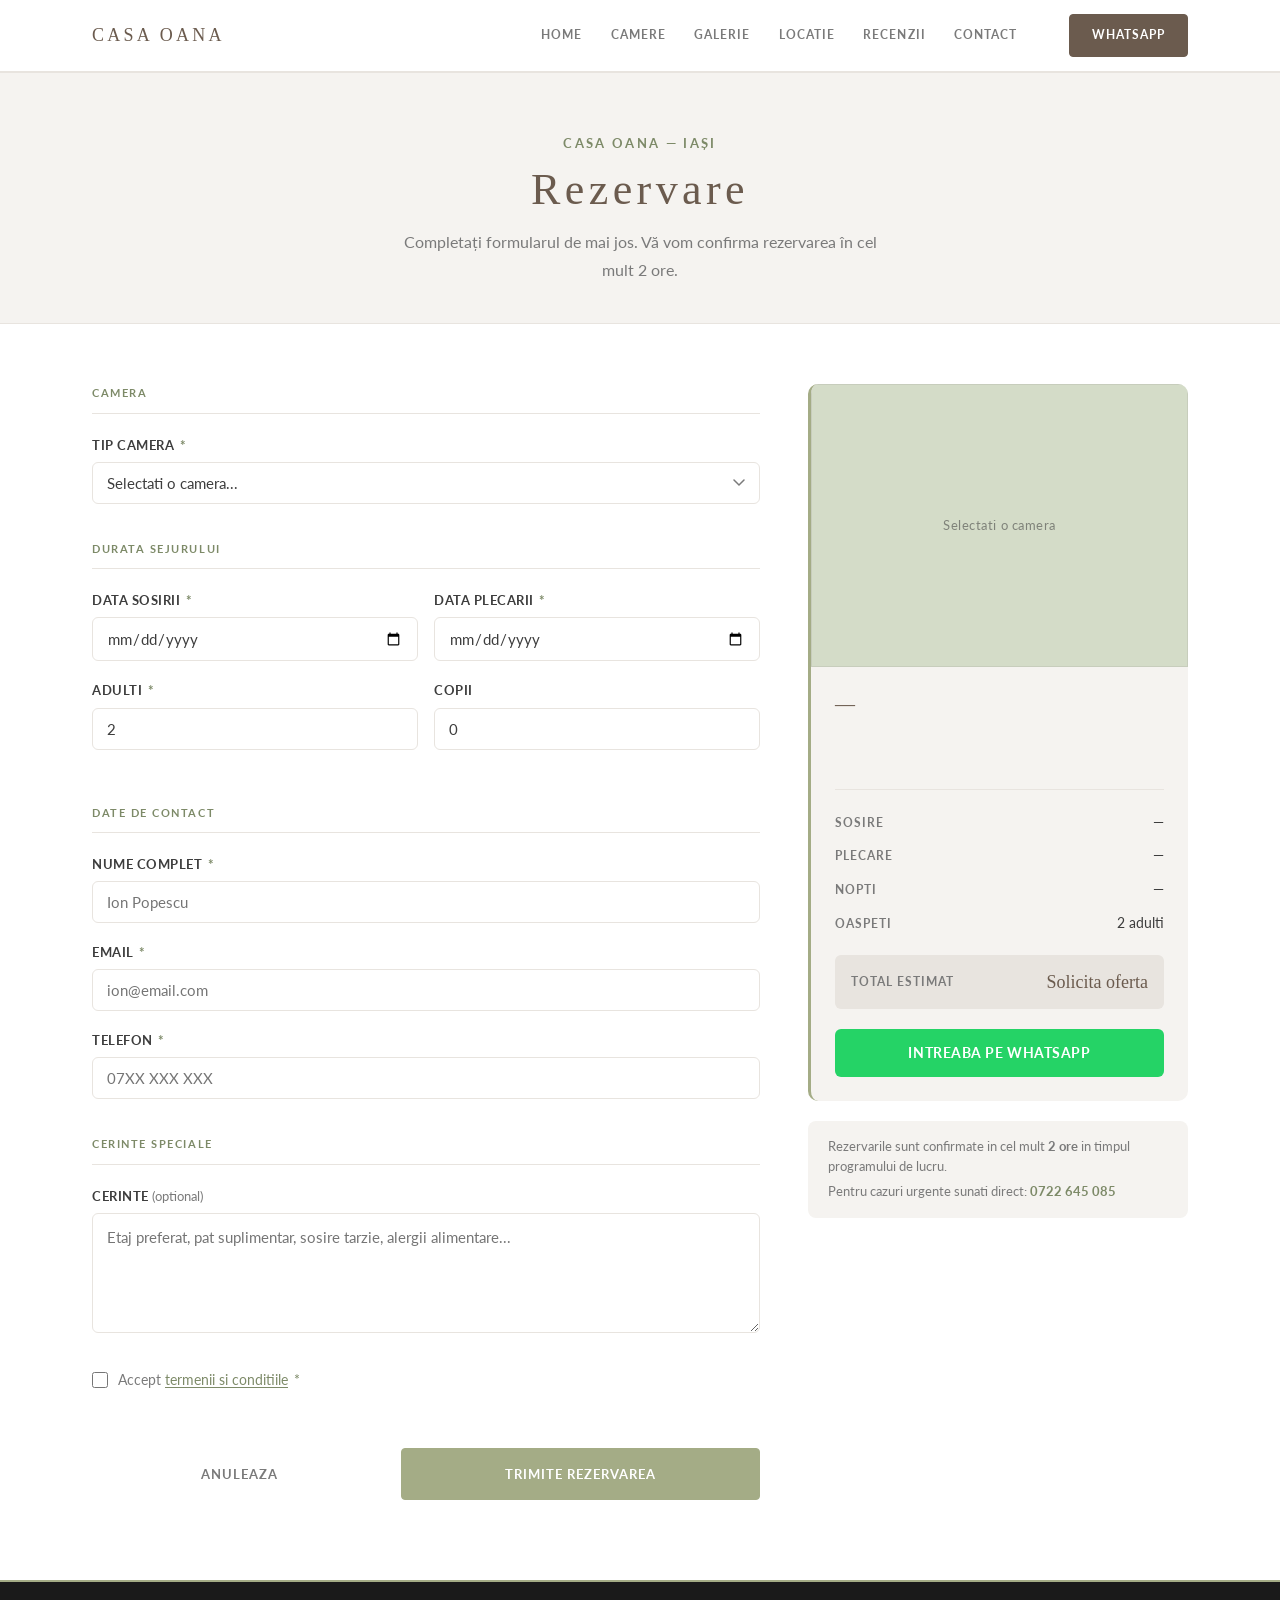
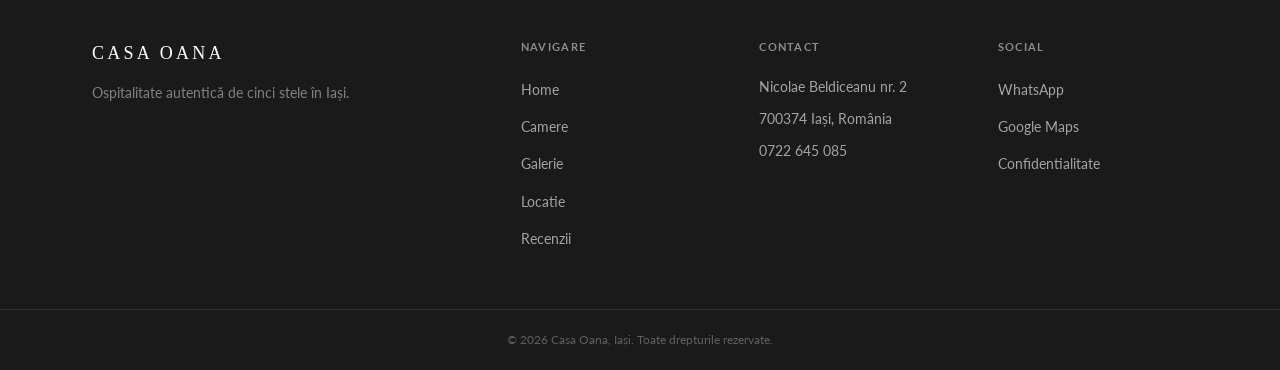
<file: rezervare.html>
<!DOCTYPE html>
<html lang="ro">
<head>
    <meta charset="UTF-8">
    <meta name="viewport" content="width=device-width, initial-scale=1.0">
    <title>Rezervare — Casa Oana, Iași</title>
    <meta name="description" content="Rezervați o cameră la Pensiunea Casa Oana din Iași. Completați formularul și vă vom contacta în cel mult 2 ore.">
    <meta name="robots" content="noindex">

    <link rel="preconnect" href="https://fonts.googleapis.com">
    <link rel="preconnect" href="https://fonts.gstatic.com" crossorigin>
    <link href="https://fonts.googleapis.com/css2?family=Lato:wght@300;400;700&display=swap" rel="stylesheet">

    <link rel="stylesheet" href="styles.css">
    <link rel="stylesheet" href="rezervare.css">
</head>
<body class="booking-page">

<!-- ================================================
     HEADER
     ================================================ -->
<header id="header" class="scrolled">
    <div class="header-inner">
        <a href="index.html" class="header-logo">CASA OANA</a>

        <button class="nav-toggle" id="navToggle" aria-label="Deschide meniu" aria-expanded="false">
            <span></span><span></span><span></span>
        </button>

        <nav class="header-nav" id="headerNav" aria-label="Navigare principală">
            <a href="index.html#home"       class="nav-link">Home</a>
            <a href="index.html#camere"     class="nav-link">Camere</a>
            <a href="index.html#galerie"    class="nav-link">Galerie</a>
            <a href="index.html#locatie"    class="nav-link">Locatie</a>
            <a href="index.html#recenzii"   class="nav-link">Recenzii</a>
            <a href="index.html#contact"    class="nav-link">Contact</a>
        </nav>

        <a href="https://wa.me/40722645085" class="btn btn-header"
           target="_blank" rel="noopener noreferrer">
            WhatsApp
        </a>
    </div>
</header>

<!-- ================================================
     PAGE HERO
     ================================================ -->
<section class="booking-hero">
    <div class="container">
        <p class="booking-hero-label">Casa Oana &mdash; Iași</p>
        <h1 class="booking-hero-title">Rezervare</h1>
        <p class="booking-hero-sub">Completați formularul de mai jos. Vă vom confirma rezervarea în cel mult 2 ore.</p>
    </div>
</section>

<!-- ================================================
     MAIN BOOKING LAYOUT
     ================================================ -->
<main class="booking-main">
    <div class="container booking-layout">

        <!-- LEFT: Form -->
        <div class="booking-form-col">
            <form id="bookingForm" class="booking-form-full" novalidate>

                <fieldset class="form-section">
                    <legend class="form-section-legend">Camera</legend>

                    <div class="field-group">
                        <label class="field-label" for="f-room">Tip camera <span class="req">*</span></label>
                        <select id="f-room" name="room" required>
                            <option value="">Selectati o camera...</option>
                            <option value="Cameră Dublă Clasică">Cameră Dublă Clasică</option>
                            <option value="Cameră Dublă Deluxe">Cameră Dublă Deluxe</option>
                            <option value="Cameră Familială">Cameră Familială</option>
                            <option value="Suite Premium">Suite Premium</option>
                        </select>
                        <span class="field-err" role="alert"></span>
                    </div>
                </fieldset>

                <fieldset class="form-section">
                    <legend class="form-section-legend">Durata sejurului</legend>

                    <div class="field-row">
                        <div class="field-group">
                            <label class="field-label" for="f-checkin">Data sosirii <span class="req">*</span></label>
                            <input type="date" id="f-checkin" name="checkin" required>
                            <span class="field-err" role="alert"></span>
                        </div>
                        <div class="field-group">
                            <label class="field-label" for="f-checkout">Data plecarii <span class="req">*</span></label>
                            <input type="date" id="f-checkout" name="checkout" required>
                            <span class="field-err" role="alert"></span>
                        </div>
                    </div>

                    <div class="field-row">
                        <div class="field-group">
                            <label class="field-label" for="f-adults">Adulti <span class="req">*</span></label>
                            <input type="number" id="f-adults" name="adults" min="1" max="6" value="2" required>
                            <span class="field-err" role="alert"></span>
                        </div>
                        <div class="field-group">
                            <label class="field-label" for="f-children">Copii</label>
                            <input type="number" id="f-children" name="children" min="0" max="6" value="0">
                        </div>
                    </div>
                </fieldset>

                <fieldset class="form-section">
                    <legend class="form-section-legend">Date de contact</legend>

                    <div class="field-group">
                        <label class="field-label" for="f-name">Nume complet <span class="req">*</span></label>
                        <input type="text" id="f-name" name="name" placeholder="Ion Popescu" required autocomplete="name">
                        <span class="field-err" role="alert"></span>
                    </div>

                    <div class="field-group">
                        <label class="field-label" for="f-email">Email <span class="req">*</span></label>
                        <input type="email" id="f-email" name="email" placeholder="ion@email.com" required autocomplete="email">
                        <span class="field-err" role="alert"></span>
                    </div>

                    <div class="field-group">
                        <label class="field-label" for="f-phone">Telefon <span class="req">*</span></label>
                        <input type="tel" id="f-phone" name="phone" placeholder="07XX XXX XXX" required autocomplete="tel">
                        <span class="field-err" role="alert"></span>
                    </div>
                </fieldset>

                <fieldset class="form-section">
                    <legend class="form-section-legend">Cerinte speciale</legend>

                    <div class="field-group">
                        <label class="field-label" for="f-requests">Cerinte <span class="opt">(optional)</span></label>
                        <textarea id="f-requests" name="requests" rows="4"
                            placeholder="Etaj preferat, pat suplimentar, sosire tarzie, alergii alimentare..."></textarea>
                    </div>
                </fieldset>

                <div class="field-group field-check">
                    <input type="checkbox" id="f-terms" name="terms" required>
                    <label for="f-terms">
                        Accept <a href="index.html#privacy">termenii si conditiile</a> <span class="req">*</span>
                    </label>
                    <span class="field-err" role="alert"></span>
                </div>

                <div class="booking-form-actions">
                    <a href="index.html" class="btn btn-ghost">Anuleaza</a>
                    <button type="submit" class="btn btn-primary">Trimite Rezervarea</button>
                </div>

            </form>
        </div>

        <!-- RIGHT: Sticky summary -->
        <aside class="booking-summary-col" aria-label="Sumar rezervare">
            <div class="booking-summary" id="bookingSummary">

                <!-- Room visual -->
                <div class="summary-room-visual" id="summaryRoomVisual">
                    <div class="img-placeholder summary-placeholder ph-green-light" id="summaryRoomImg">
                        <span id="summaryRoomImgLabel">Selectati o camera</span>
                    </div>
                </div>

                <div class="summary-body">
                    <h3 class="summary-room-name" id="summaryRoomName">—</h3>
                    <p class="summary-room-desc" id="summaryRoomDesc"></p>

                    <div class="summary-divider"></div>

                    <dl class="summary-details" id="summaryDetails">
                        <div class="summary-row" id="summaryCheckinRow">
                            <dt>Sosire</dt>
                            <dd id="summaryCheckin">—</dd>
                        </div>
                        <div class="summary-row" id="summaryCheckoutRow">
                            <dt>Plecare</dt>
                            <dd id="summaryCheckout">—</dd>
                        </div>
                        <div class="summary-row" id="summaryNightsRow">
                            <dt>Nopti</dt>
                            <dd id="summaryNights">—</dd>
                        </div>
                        <div class="summary-row" id="summaryGuestsRow">
                            <dt>Oaspeti</dt>
                            <dd id="summaryGuests">2 adulti</dd>
                        </div>
                    </dl>

                    <div class="summary-price-row">
                        <span class="summary-price-label">Total estimat</span>
                        <span class="summary-price-value" id="summaryPrice">Solicita oferta</span>
                    </div>

                    <a href="https://wa.me/40722645085" class="btn btn-wa" id="summaryWaBtn"
                       target="_blank" rel="noopener noreferrer">
                        Intreaba pe WhatsApp
                    </a>
                </div>
            </div>

            <div class="summary-note">
                <p>Rezervarile sunt confirmate in cel mult <strong>2 ore</strong> in timpul programului de lucru.</p>
                <p>Pentru cazuri urgente sunati direct: <a href="tel:+40722645085">0722 645 085</a></p>
            </div>
        </aside>

    </div>
</main>

<!-- ================================================
     SUCCESS OVERLAY
     ================================================ -->
<div class="booking-success-overlay" id="bookingSuccess" hidden>
    <div class="booking-success-box">
        <div class="success-mark">&#10003;</div>
        <h2 class="success-heading">Cererea a fost trimisa.</h2>
        <p class="success-body">
            Va multumim. Veti fi contactat in cel mult 2 ore pentru confirmarea rezervarii.
            O fereastra WhatsApp s-a deschis cu detaliile rezervarii.
        </p>
        <a href="index.html" class="btn btn-outline">Inapoi la pagina principala</a>
    </div>
</div>

<!-- ================================================
     FOOTER
     ================================================ -->
<footer id="contact" class="footer">
    <div class="container footer-inner">
        <div class="footer-brand">
            <span class="footer-logo">CASA OANA</span>
            <p class="footer-tagline">Ospitalitate autentică de cinci stele în Iași.</p>
        </div>

        <div class="footer-col">
            <h4 class="footer-heading">Navigare</h4>
            <ul class="footer-links">
                <li><a href="index.html#home">Home</a></li>
                <li><a href="index.html#camere">Camere</a></li>
                <li><a href="index.html#galerie">Galerie</a></li>
                <li><a href="index.html#locatie">Locatie</a></li>
                <li><a href="index.html#recenzii">Recenzii</a></li>
            </ul>
        </div>

        <div class="footer-col">
            <h4 class="footer-heading">Contact</h4>
            <address class="footer-contact-info">
                <p>Nicolae Beldiceanu nr. 2</p>
                <p>700374 Iași, România</p>
                <p><a href="tel:+40722645085">0722 645 085</a></p>
            </address>
        </div>

        <div class="footer-col">
            <h4 class="footer-heading">Social</h4>
            <ul class="footer-links">
                <li>
                    <a href="https://wa.me/40722645085" target="_blank" rel="noopener noreferrer">WhatsApp</a>
                </li>
                <li>
                    <a href="https://maps.google.com/?q=Nicolae+Beldiceanu+2,+Iasi" target="_blank" rel="noopener noreferrer">Google Maps</a>
                </li>
                <li><a href="index.html#privacy">Confidentialitate</a></li>
            </ul>
        </div>
    </div>

    <div class="footer-bottom">
        <div class="container">
            <p>&copy; 2026 Casa Oana, Iași. Toate drepturile rezervate.</p>
        </div>
    </div>
</footer>

<script src="rezervare.js"></script>
</body>
</html>
</file>
<file: styles.css>
/* ================================================
   CSS Custom Properties
   ================================================ */
:root {
    /* Colors */
    --white:        #FFFFFF;
    --grey-light:   #F5F3F0;
    --beige:        #E8E4DF;
    --green:        #A4AC86;
    --green-light:  #D4DCC8;
    --green-dark:   #7d8a68;
    --brown:        #6B5B4E;
    --brown-dark:   #4d3f34;
    --text-dark:    #3D3D3D;
    --text-mid:     #7A7A7A;
    --gold:         #D4AF7A;

    /* Typography */
    --font-serif:   Georgia, 'Times New Roman', serif;
    --font-sans:    'Lato', 'Open Sans', sans-serif;

    /* Spacing */
    --section-pad:  100px;
    --container:    1160px;
    --header-h:     72px;

    /* Transitions */
    --ease:         0.3s ease;
}

/* ================================================
   Reset & Base
   ================================================ */
*, *::before, *::after { box-sizing: border-box; margin: 0; padding: 0; }
html { scroll-behavior: smooth; font-size: 16px; }
body {
    font-family: var(--font-sans);
    font-size: 16px;
    line-height: 1.7;
    color: var(--text-dark);
    background: var(--white);
    -webkit-font-smoothing: antialiased;
    -moz-osx-font-smoothing: grayscale;
    text-rendering: optimizeLegibility;
    font-feature-settings: "kern" 1;
}
img { max-width: 100%; height: auto; display: block; }
a   { color: inherit; text-decoration: none; }
ul  { list-style: none; }
address { font-style: normal; }
blockquote { quotes: none; }

/* ================================================
   Typography Scale
   ================================================ */
h1 {
    font-family: var(--font-serif);
    font-size: clamp(36px, 5vw, 52px);
    font-weight: 400;
    line-height: 1.1;
    letter-spacing: 0.12em;
    color: var(--brown);
}
h2 {
    font-family: var(--font-serif);
    font-size: clamp(26px, 3.5vw, 36px);
    font-weight: 400;
    line-height: 1.2;
    color: var(--brown);
}
h3 {
    font-family: var(--font-serif);
    font-size: clamp(18px, 2vw, 24px);
    font-weight: 500;
    line-height: 1.3;
    color: var(--brown);
}
h4 {
    font-family: var(--font-sans);
    font-size: 14px;
    font-weight: 700;
    text-transform: uppercase;
    letter-spacing: 0.1em;
    color: var(--text-dark);
}
p { color: var(--text-mid); }

/* Section headings */
.section-heading { text-align: center; }
.section-divider {
    width: 40px;
    height: 1px;
    background: var(--green);
    margin: 20px auto 32px;
}
.section-lead {
    font-size: 17px;
    max-width: 640px;
    margin: 0 auto 56px;
    color: var(--text-mid);
}

/* ================================================
   Layout
   ================================================ */
.container {
    max-width: var(--container);
    margin: 0 auto;
    padding: 0 32px;
}
.section-pad { padding: var(--section-pad) 0; }
.bg-white    { background: var(--white); }
.bg-light    { background: var(--grey-light); }
.text-center { text-align: center; }

/* ================================================
   Buttons
   ================================================ */
.btn {
    display: inline-flex;
    align-items: center;
    justify-content: center;
    gap: 8px;
    font-family: var(--font-sans);
    font-size: 13px;
    font-weight: 700;
    letter-spacing: 0.08em;
    text-transform: uppercase;
    text-decoration: none;
    cursor: pointer;
    border-radius: 4px;
    border: 1px solid transparent;
    padding: 14px 32px;
    transition: background var(--ease), color var(--ease), border-color var(--ease);
    white-space: nowrap;
}

/* Primary: verde natural fill */
.btn-primary {
    background: var(--green);
    color: var(--white);
    border-color: var(--green);
}
.btn-primary:hover {
    background: var(--green-dark);
    border-color: var(--green-dark);
}

/* Outline: verde natural border, transparent fill */
.btn-outline {
    background: transparent;
    color: var(--green);
    border-color: var(--green);
}
.btn-outline:hover {
    background: var(--green-light);
    color: var(--brown);
    border-color: var(--green);
}

/* Ghost: no border, text only */
.btn-ghost {
    background: transparent;
    color: var(--text-mid);
    border-color: transparent;
    padding-left: 0;
    padding-right: 0;
}
.btn-ghost:hover { color: var(--green); }

/* Header button — maro elegant */
.btn-header {
    background: var(--brown);
    color: var(--white);
    border-color: var(--brown);
    padding: 10px 22px;
    font-size: 12px;
    flex-shrink: 0;
}
.btn-header:hover { background: var(--brown-dark); border-color: var(--brown-dark); }

/* CTA section buttons */
.btn-cta-white {
    background: var(--white);
    color: var(--brown);
    border-color: var(--white);
    display: inline-flex;
    align-items: center;
    justify-content: center;
    font-family: var(--font-sans);
    font-size: 13px;
    font-weight: 700;
    letter-spacing: 0.08em;
    text-transform: uppercase;
    padding: 14px 32px;
    border-radius: 4px;
    cursor: pointer;
    transition: background var(--ease), color var(--ease);
}
.btn-cta-white:hover { background: var(--green-light); }

.btn-cta-outline {
    background: transparent;
    color: var(--white);
    border: 1px solid rgba(255,255,255,0.6);
    display: inline-flex;
    align-items: center;
    justify-content: center;
    font-family: var(--font-sans);
    font-size: 13px;
    font-weight: 700;
    letter-spacing: 0.08em;
    text-transform: uppercase;
    padding: 14px 32px;
    border-radius: 4px;
    text-decoration: none;
    transition: border-color var(--ease), background var(--ease);
}
.btn-cta-outline:hover { border-color: var(--white); background: rgba(255,255,255,0.08); }

.btn-full { width: 100%; }

/* ================================================
   Image Placeholders — base + color variants
   ================================================ */
.img-placeholder {
    background: var(--grey-light);
    display: flex;
    align-items: center;
    justify-content: center;
    width: 100%;
    border: 0.5px solid rgba(123,123,123,0.15);
}
.img-placeholder span {
    font-family: var(--font-sans);
    font-size: 16px;
    font-weight: 400;
    color: rgba(0,0,0,0.35);
    letter-spacing: 0.04em;
    user-select: none;
    opacity: 0.7;
    transition: opacity var(--ease);
}
.img-placeholder:hover span { opacity: 0.9; }

/* Color variants */
.ph-green-light { background: #D4DCC8; }
.ph-green-light span { color: rgba(61,61,61,0.8); }

.ph-brown { background: #6B5B4E; }
.ph-brown span { color: rgba(255,255,255,0.8); }

.ph-green { background: #A4AC86; }
.ph-green span { color: rgba(255,255,255,0.85); }

.ph-black { background: #1A1A1A; }
.ph-black span { color: rgba(255,255,255,0.75); }

.ph-black-gold { background: #1A1A1A; }
.ph-black-gold span { color: rgba(212,175,122,0.8); }

/* ================================================
   Header
   ================================================ */
#header {
    position: fixed;
    top: 0; left: 0; right: 0;
    z-index: 900;
    height: var(--header-h);
    background: var(--white);
    border-bottom: 1px solid var(--beige);
    transition: box-shadow var(--ease);
}
#header.scrolled { box-shadow: 0 2px 12px rgba(0,0,0,0.07); }

.header-inner {
    max-width: var(--container);
    margin: 0 auto;
    padding: 0 32px;
    height: 100%;
    display: flex;
    align-items: center;
    gap: 40px;
}

.header-logo {
    font-family: var(--font-serif);
    font-size: 18px;
    font-weight: 400;
    letter-spacing: 0.18em;
    color: var(--brown);
    text-decoration: none;
    flex-shrink: 0;
}

.header-nav {
    display: flex;
    align-items: center;
    gap: 4px;
    margin-left: auto;
}
.header-nav .nav-link {
    font-family: var(--font-sans);
    font-size: 12px;
    font-weight: 700;
    letter-spacing: 0.09em;
    text-transform: uppercase;
    color: var(--text-mid);
    padding: 8px 12px;
    border-radius: 3px;
    transition: color var(--ease), background var(--ease);
}
.header-nav .nav-link:hover,
.header-nav .nav-link.active { color: var(--green); }

/* Mobile toggle */
.nav-toggle {
    display: none;
    flex-direction: column;
    gap: 5px;
    background: none;
    border: none;
    cursor: pointer;
    padding: 8px;
    margin-left: auto;
}
.nav-toggle span {
    display: block;
    width: 22px;
    height: 1.5px;
    background: var(--brown);
    border-radius: 1px;
    transition: all var(--ease);
}
.nav-toggle.open span:nth-child(1) { transform: translateY(6.5px) rotate(45deg); }
.nav-toggle.open span:nth-child(2) { opacity: 0; }
.nav-toggle.open span:nth-child(3) { transform: translateY(-6.5px) rotate(-45deg); }

/* ================================================
   Hero
   ================================================ */
.hero {
    padding-top: calc(var(--header-h) + 72px);
    padding-bottom: 100px;
    background: var(--white);
}
.hero-inner {
    display: grid;
    grid-template-columns: 1fr 480px;
    gap: 80px;
    align-items: center;
}

.hero-label {
    font-size: 12px;
    font-weight: 700;
    letter-spacing: 0.15em;
    text-transform: uppercase;
    color: var(--gold);
    margin-bottom: 20px;
}
.hero-title {
    margin-bottom: 16px;
}
.hero-subtitle {
    font-family: var(--font-serif);
    font-size: clamp(17px, 2vw, 22px);
    font-weight: 400;
    color: var(--text-mid);
    margin-bottom: 24px;
    line-height: 1.5;
}
.hero-desc {
    font-size: 16px;
    color: var(--text-mid);
    margin-bottom: 40px;
    max-width: 460px;
}
.hero-actions {
    display: flex;
    align-items: center;
    gap: 24px;
    margin-bottom: 48px;
}

.hero-rating {
    display: flex;
    align-items: baseline;
    gap: 10px;
    padding-top: 32px;
    border-top: 1px solid var(--beige);
    max-width: 320px;
}
.rating-number {
    font-family: var(--font-serif);
    font-size: 48px;
    font-weight: 400;
    color: var(--green);
    line-height: 1;
}
.rating-slash {
    font-family: var(--font-serif);
    font-size: 22px;
    color: var(--text-mid);
}
.rating-meta {
    display: flex;
    flex-direction: column;
    gap: 2px;
}
.rating-label {
    font-size: 13px;
    color: var(--text-mid);
}

.hero-placeholder {
    aspect-ratio: 5/4;
    border-radius: 2px;
}

/* ================================================
   Welcome — verde deschis background
   ================================================ */
.welcome {
    background: var(--green-light);
}
.welcome-inner {
    max-width: 800px;
    margin: 0 auto;
    text-align: center;
}
.welcome .section-heading {
    color: var(--green);
}
.welcome-divider {
    width: 40px;
    height: 1px;
    background: var(--green);
    margin: 20px auto 40px;
}
.welcome-body {
    text-align: left;
    display: flex;
    flex-direction: column;
    gap: 20px;
}
.welcome-body p { font-size: 16px; line-height: 1.8; color: var(--text-dark); }

/* ================================================
   Rooms
   ================================================ */
.rooms-grid {
    display: grid;
    grid-template-columns: repeat(2, 1fr);
    gap: 48px;
    margin-top: 8px;
}

.room-card {
    background: var(--white);
    border: 1px solid var(--green-light);
    transition: border-color var(--ease), box-shadow var(--ease);
}
.room-card:hover {
    border-color: var(--green);
    box-shadow: 0 4px 20px rgba(164,172,134,0.15);
}

.room-placeholder { aspect-ratio: 10/7; }

.room-body { padding: 28px 28px 32px; }
.room-name {
    font-family: var(--font-serif);
    font-size: 20px;
    font-weight: 500;
    color: var(--green);
    margin-bottom: 14px;
    letter-spacing: 0.02em;
}
.room-desc {
    font-size: 15px;
    color: var(--text-mid);
    line-height: 1.75;
    margin-bottom: 20px;
}

.room-facilities {
    list-style: none;
    display: flex;
    flex-direction: column;
    gap: 6px;
    margin-bottom: 28px;
    padding-top: 18px;
    border-top: 1px solid var(--green-light);
}
.room-facilities li {
    font-size: 13px;
    color: var(--text-mid);
    padding-left: 14px;
    position: relative;
}
.room-facilities li::before {
    content: '';
    position: absolute;
    left: 0;
    top: 9px;
    width: 4px;
    height: 1px;
    background: var(--green);
}

.room-footer {
    display: flex;
    align-items: center;
    justify-content: space-between;
    gap: 16px;
    padding-top: 20px;
    border-top: 1px solid var(--green-light);
}
.room-price {
    font-family: var(--font-serif);
    font-size: 15px;
    color: var(--text-mid);
}

/* ================================================
   Gallery — alb
   ================================================ */
.galerie {
    background: var(--white);
}
.gallery-grid {
    display: grid;
    grid-template-columns: repeat(3, 1fr);
    gap: 20px;
}

.gallery-item {
    position: relative;
    cursor: pointer;
    overflow: hidden;
    border: 1px solid var(--beige);
}
.gallery-item:focus { outline: 2px solid var(--green); outline-offset: 2px; }
.gallery-placeholder { aspect-ratio: 4/3; }

.gallery-overlay {
    position: absolute;
    inset: 0;
    background: rgba(164,172,134,0);
    display: flex;
    align-items: center;
    justify-content: center;
    transition: background var(--ease);
}
.gallery-zoom {
    color: var(--white);
    font-size: 32px;
    font-weight: 300;
    opacity: 0;
    transition: opacity var(--ease);
    line-height: 1;
}
.gallery-item:hover .gallery-overlay { background: rgba(164,172,134,0.6); }
.gallery-item:hover .gallery-zoom    { opacity: 1; }

/* ================================================
   Facilities — verde borduri
   ================================================ */
.amenities-grid {
    display: grid;
    grid-template-columns: repeat(3, 1fr);
    gap: 0;
    border-top: 0.5px solid var(--green);
    border-left: 0.5px solid var(--green);
}
.amenity-card {
    padding: 28px 24px;
    border-bottom: 0.5px solid var(--green);
    border-right: 0.5px solid var(--green);
    transition: background var(--ease);
}
.amenity-card:hover { background: var(--green-light); }
.amenity-name {
    font-size: 13px;
    font-weight: 700;
    text-transform: uppercase;
    letter-spacing: 0.08em;
    color: var(--green);
    margin-bottom: 8px;
}
.amenity-desc { font-size: 14px; color: var(--text-mid); line-height: 1.6; }

/* ================================================
   Location
   ================================================ */
.location-grid {
    display: grid;
    grid-template-columns: 1fr 1fr;
    gap: 64px;
    align-items: start;
}
.location-info { display: flex; flex-direction: column; gap: 36px; }
.location-heading {
    font-family: var(--font-serif);
    font-size: 18px;
    font-weight: 500;
    color: var(--brown);
    margin-bottom: 12px;
    letter-spacing: 0.02em;
}
.location-address p { font-size: 15px; color: var(--text-mid); margin-bottom: 6px; }
.location-phone a { color: var(--brown); font-weight: 700; font-size: 16px; }
.location-hours  { font-size: 13px; color: var(--text-mid); }

.distances-list { display: flex; flex-direction: column; gap: 0; }
.distances-list li {
    display: flex;
    justify-content: space-between;
    align-items: center;
    padding: 10px 0;
    border-bottom: 1px solid var(--beige);
    font-size: 14px;
}
.dist-place { color: var(--text-mid); }
.dist-value { font-weight: 700; color: var(--brown); }

.location-map-btn { align-self: flex-start; }

.location-map {
    border: 1px solid var(--beige);
    overflow: hidden;
    height: 420px;
}
.location-map iframe { width: 100%; height: 100%; border: none; display: block; }

/* ================================================
   Reviews — verde deschis carduri
   ================================================ */
.reviews-grid {
    display: grid;
    grid-template-columns: repeat(2, 1fr);
    gap: 24px;
}
.review-card {
    background: var(--green-light);
    padding: 32px;
    transition: box-shadow var(--ease);
}
.review-card:hover { box-shadow: 0 2px 16px rgba(164,172,134,0.2); }

.review-stars {
    color: var(--green);
    font-size: 16px;
    letter-spacing: 2px;
    margin-bottom: 16px;
}
.review-text {
    font-family: var(--font-serif);
    font-size: 15px;
    color: var(--brown);
    line-height: 1.75;
    font-style: italic;
    margin-bottom: 20px;
}
.review-author {
    font-size: 13px;
    font-weight: 700;
    text-transform: uppercase;
    letter-spacing: 0.08em;
    color: var(--text-mid);
}

/* ================================================
   CTA Section — verde natural background
   ================================================ */
.cta-section {
    background: var(--green);
    padding: 80px 32px;
}
.cta-inner { text-align: center; max-width: var(--container); margin: 0 auto; }
.cta-heading {
    font-family: var(--font-serif);
    font-size: clamp(24px, 3.5vw, 36px);
    font-weight: 400;
    color: var(--white);
    margin-bottom: 16px;
}
.cta-sub {
    font-size: 16px;
    color: rgba(255,255,255,0.82);
    margin-bottom: 40px;
    max-width: 560px;
    margin-left: auto;
    margin-right: auto;
}
.cta-actions {
    display: flex;
    gap: 16px;
    justify-content: center;
    flex-wrap: wrap;
}

/* ================================================
   Footer — negru, bordura verde
   ================================================ */
.footer {
    background: #1A1A1A;
    border-top: 2px solid var(--green);
}
.footer-inner {
    display: grid;
    grid-template-columns: 2fr 1fr 1fr 1fr;
    gap: 48px;
    padding-top: 56px;
    padding-bottom: 48px;
}
.footer-logo {
    font-family: var(--font-serif);
    font-size: 18px;
    font-weight: 400;
    letter-spacing: 0.18em;
    color: var(--white);
    display: block;
    margin-bottom: 12px;
}
.footer-tagline { font-size: 14px; color: rgba(255,255,255,0.45); }

.footer-heading {
    font-size: 11px;
    font-weight: 700;
    letter-spacing: 0.12em;
    text-transform: uppercase;
    color: rgba(255,255,255,0.5);
    margin-bottom: 18px;
}
.footer-links li { margin-bottom: 10px; }
.footer-links a {
    font-size: 14px;
    color: rgba(255,255,255,0.6);
    transition: color var(--ease);
}
.footer-links a:hover { color: var(--white); }
.footer-contact-info p { font-size: 14px; color: rgba(255,255,255,0.6); margin-bottom: 8px; }
.footer-contact-info a { color: rgba(255,255,255,0.6); transition: color var(--ease); }
.footer-contact-info a:hover { color: var(--white); }

.footer-bottom {
    border-top: 1px solid rgba(255,255,255,0.1);
    padding: 20px 32px;
}
.footer-bottom p {
    font-size: 12px;
    color: rgba(255,255,255,0.3);
    max-width: var(--container);
    margin: 0 auto;
    text-align: center;
}

/* ================================================
   Booking Modal
   ================================================ */
.modal-overlay {
    position: fixed;
    inset: 0;
    background: rgba(0,0,0,0.5);
    z-index: 1000;
    display: flex;
    align-items: center;
    justify-content: center;
    padding: 20px;
    opacity: 0;
    pointer-events: none;
    transition: opacity var(--ease);
}
.modal-overlay.active {
    opacity: 1;
    pointer-events: all;
}

.modal-box {
    background: var(--white);
    max-width: 500px;
    width: 100%;
    max-height: 92vh;
    overflow-y: auto;
    padding: 48px 40px;
    position: relative;
    transform: translateY(16px);
    transition: transform var(--ease);
}
.modal-overlay.active .modal-box { transform: translateY(0); }

.modal-close {
    position: absolute;
    top: 16px; right: 20px;
    background: none;
    border: none;
    font-size: 28px;
    cursor: pointer;
    color: var(--text-mid);
    line-height: 1;
    transition: color var(--ease);
    padding: 4px 8px;
}
.modal-close:hover { color: var(--green); }

.modal-heading {
    font-family: var(--font-serif);
    font-size: 26px;
    font-weight: 400;
    color: var(--brown);
    letter-spacing: 0.06em;
    margin-bottom: 6px;
}
.modal-sub {
    font-size: 14px;
    color: var(--text-mid);
    margin-bottom: 32px;
}

/* Form fields */
.booking-form { display: flex; flex-direction: column; gap: 20px; }
.field-group  { display: flex; flex-direction: column; gap: 6px; }
.field-row    { display: grid; grid-template-columns: 1fr 1fr; gap: 16px; }

.field-label {
    font-size: 12px;
    font-weight: 700;
    text-transform: uppercase;
    letter-spacing: 0.08em;
    color: var(--text-dark);
}
.req { color: #b33; }
.opt { color: var(--text-mid); font-weight: 400; text-transform: none; letter-spacing: 0; }

.field-group input,
.field-group select,
.field-group textarea {
    font-family: var(--font-sans);
    font-size: 15px;
    color: var(--text-dark);
    padding: 11px 14px;
    border: 1px solid var(--beige);
    background: var(--white);
    border-radius: 2px;
    transition: border-color var(--ease);
    appearance: auto;
}
.field-group input:focus,
.field-group select:focus,
.field-group textarea:focus {
    outline: none;
    border-color: var(--green);
}
.field-group input.is-error,
.field-group select.is-error { border-color: #b33; }

.field-err {
    font-size: 12px;
    color: #b33;
    display: none;
}
.field-err.visible { display: block; }

.field-check {
    flex-direction: row;
    align-items: flex-start;
    gap: 10px;
}
.field-check input[type="checkbox"] {
    margin-top: 2px;
    width: 16px;
    height: 16px;
    accent-color: var(--green);
    flex-shrink: 0;
    padding: 0;
    border: none;
}
.field-check .field-label {
    font-weight: 400;
    text-transform: none;
    letter-spacing: 0;
    font-size: 14px;
}
.field-check .field-label a { color: var(--green); text-decoration: underline; }
.field-check .field-err { display: block; width: 100%; }

.modal-actions {
    display: flex;
    flex-direction: column;
    gap: 10px;
    padding-top: 8px;
}

/* Success state */
.modal-success {
    text-align: center;
    padding: 24px 0;
}
.success-mark {
    width: 56px;
    height: 56px;
    border: 1px solid var(--green);
    border-radius: 50%;
    display: flex;
    align-items: center;
    justify-content: center;
    margin: 0 auto 24px;
    font-size: 22px;
    color: var(--green);
}
.success-heading {
    font-family: var(--font-serif);
    font-size: 22px;
    font-weight: 400;
    color: var(--brown);
    margin-bottom: 12px;
}
.success-body {
    font-size: 15px;
    color: var(--text-mid);
    margin-bottom: 28px;
}

/* ================================================
   Gallery Lightbox
   ================================================ */
.lightbox {
    position: fixed;
    inset: 0;
    background: rgba(0,0,0,0.92);
    z-index: 1100;
    display: flex;
    align-items: center;
    justify-content: center;
    padding: 32px;
}
.lightbox[hidden] { display: none; }

.lightbox-content {
    max-width: 800px;
    width: 100%;
    text-align: center;
}
.lightbox-placeholder {
    background: #1e1e1e;
    aspect-ratio: 4/3;
    max-height: 70vh;
}
.lightbox-placeholder span { color: rgba(255,255,255,0.15); }

.lightbox-counter {
    font-size: 13px;
    color: rgba(255,255,255,0.4);
    margin-top: 16px;
    letter-spacing: 0.05em;
}

.lightbox-close {
    position: absolute;
    top: 20px; right: 24px;
    background: none;
    border: none;
    color: rgba(255,255,255,0.7);
    font-size: 36px;
    cursor: pointer;
    line-height: 1;
    transition: color var(--ease);
}
.lightbox-close:hover { color: var(--white); }

.lightbox-nav {
    position: absolute;
    top: 50%; transform: translateY(-50%);
    background: none;
    border: 1px solid rgba(255,255,255,0.2);
    color: rgba(255,255,255,0.7);
    font-size: 36px;
    width: 52px;
    height: 52px;
    cursor: pointer;
    display: flex;
    align-items: center;
    justify-content: center;
    transition: all var(--ease);
    border-radius: 2px;
}
.lightbox-nav:hover { border-color: rgba(255,255,255,0.6); color: var(--white); }
.lightbox-prev { left: 20px; }
.lightbox-next { right: 20px; }

/* ================================================
   Scroll Animations
   ================================================ */
.fade-in {
    opacity: 0;
    transform: translateY(20px);
    transition: opacity 0.6s ease, transform 0.6s ease;
}
.fade-in.visible { opacity: 1; transform: translateY(0); }

/* ================================================
   Responsive — Tablet (≤1024px)
   ================================================ */
@media (max-width: 1024px) {
    :root { --section-pad: 72px; }

    .hero-inner { grid-template-columns: 1fr 380px; gap: 48px; }
    .footer-inner { grid-template-columns: 1fr 1fr; gap: 40px; }
    .location-grid { grid-template-columns: 1fr 1fr; gap: 40px; }
}

/* ================================================
   Responsive — Mobile (≤768px)
   ================================================ */
@media (max-width: 768px) {
    :root { --section-pad: 56px; --header-h: 64px; }

    /* Header mobile */
    .header-nav {
        display: none;
        position: fixed;
        top: var(--header-h);
        left: 0; right: 0;
        background: var(--white);
        flex-direction: column;
        padding: 16px;
        border-bottom: 1px solid var(--beige);
        box-shadow: 0 8px 24px rgba(0,0,0,0.1);
        gap: 2px;
        margin-left: 0;
    }
    .header-nav.open { display: flex; }
    .header-nav .nav-link { padding: 12px 16px; width: 100%; }
    .nav-toggle { display: flex; }
    .btn-header { padding: 8px 16px; font-size: 11px; }

    /* Hero */
    .hero-inner {
        grid-template-columns: 1fr;
        gap: 40px;
    }
    .hero-visual { order: -1; }
    .hero-placeholder { aspect-ratio: 16/9; }
    .hero-actions { flex-wrap: wrap; }
    .hero-rating { max-width: none; }

    /* Rooms */
    .rooms-grid { grid-template-columns: 1fr; gap: 32px; }
    .room-footer { flex-direction: column; align-items: stretch; }
    .room-footer .btn { justify-content: center; }

    /* Gallery */
    .gallery-grid { grid-template-columns: repeat(2, 1fr); gap: 12px; }

    /* Amenities */
    .amenities-grid { grid-template-columns: repeat(2, 1fr); }

    /* Location */
    .location-grid { grid-template-columns: 1fr; gap: 40px; }
    .location-map  { height: 300px; }

    /* Reviews */
    .reviews-grid { grid-template-columns: 1fr; }

    /* CTA */
    .cta-actions { flex-direction: column; align-items: center; }
    .btn-cta-white,
    .btn-cta-outline { width: 100%; max-width: 320px; }

    /* Footer */
    .footer-inner { grid-template-columns: 1fr 1fr; gap: 32px; padding-top: 40px; }

    /* Modal */
    .modal-box { padding: 32px 24px; }
    .field-row { grid-template-columns: 1fr; }
}

/* ================================================
   Responsive — Small mobile (≤480px)
   ================================================ */
@media (max-width: 480px) {
    .amenities-grid { grid-template-columns: 1fr; }
    .gallery-grid   { grid-template-columns: 1fr; }
    .footer-inner   { grid-template-columns: 1fr; }
}

/* ================================================
   Demo Wizard
   ================================================ */
.demo-wizard {
    position: fixed;
    inset: 0;
    z-index: 9999;
    display: flex;
    align-items: center;
    justify-content: center;
    padding: 24px;
    background: #1A1A1A;
    animation: demoWizardIn 0.5s ease both;
}

.demo-wizard.demo-hiding {
    animation: demoWizardOut 0.4s ease both;
}

.demo-wizard.demo-hidden {
    display: none;
}

@keyframes demoWizardIn {
    from { opacity: 0; }
    to   { opacity: 1; }
}

@keyframes demoWizardOut {
    from { opacity: 1; }
    to   { opacity: 0; }
}

.demo-wizard-content {
    position: relative;
    max-width: 700px;
    width: 100%;
    text-align: center;
}

.demo-wizard-topbar {
    display: flex;
    justify-content: flex-end;
    align-items: center;
    gap: 16px;
    margin-bottom: 48px;
}

.demo-wizard-progress {
    font-family: 'Lato', sans-serif;
    font-size: 13px;
    color: rgba(255,255,255,0.45);
    letter-spacing: 0.05em;
}

.demo-wizard-close {
    background: none;
    border: none;
    color: rgba(255,255,255,0.5);
    font-size: 28px;
    line-height: 1;
    cursor: pointer;
    padding: 4px 8px;
    transition: color 0.2s ease;
}

.demo-wizard-close:hover {
    color: #fff;
}

.demo-step {
    min-height: 280px;
    animation: stepFadeIn 0.3s ease both;
}

.demo-step-hidden {
    display: none;
}

@keyframes stepFadeIn {
    from { opacity: 0; transform: translateY(10px); }
    to   { opacity: 1; transform: translateY(0); }
}

.demo-wizard-heading {
    font-family: Georgia, serif;
    font-size: clamp(28px, 5vw, 36px);
    font-weight: 700;
    color: #ffffff;
    letter-spacing: 0.02em;
    line-height: 1.2;
    margin-bottom: 16px;
}

.demo-wizard-sub {
    font-family: Georgia, serif;
    font-size: clamp(14px, 2.5vw, 18px);
    font-weight: 400;
    color: var(--green-light);
    margin-bottom: 28px;
    letter-spacing: 0.04em;
}

.demo-wizard-text {
    font-family: 'Lato', sans-serif;
    font-size: 18px;
    line-height: 1.7;
    color: rgba(255,255,255,0.7);
    margin-bottom: 32px;
}

.demo-wizard-text--lead {
    font-size: 20px;
    font-weight: 700;
    color: rgba(255,255,255,0.9);
    margin-bottom: 20px;
}

.demo-wizard-list {
    list-style: none;
    padding: 0;
    margin: 0 auto 32px;
    max-width: 480px;
    text-align: left;
}

.demo-wizard-list li {
    font-family: 'Lato', sans-serif;
    font-size: 18px;
    color: rgba(255,255,255,0.8);
    padding: 10px 0;
    border-bottom: 1px solid rgba(255,255,255,0.08);
    display: flex;
    align-items: center;
    gap: 14px;
}

.demo-wizard-list li:last-child {
    border-bottom: none;
}

.demo-wizard-list--compact li {
    padding: 7px 0;
    font-size: 17px;
}

.demo-list-icon {
    color: var(--green);
    font-size: 14px;
    flex-shrink: 0;
    width: 20px;
    text-align: center;
}

.demo-wizard-footnote {
    font-family: 'Lato', sans-serif;
    font-size: 13px;
    color: rgba(255,255,255,0.35);
    margin-top: 8px;
    font-style: italic;
}

.demo-wizard-nav {
    display: flex;
    justify-content: space-between;
    align-items: center;
    margin-top: 48px;
}

.demo-wizard-btn {
    font-family: 'Lato', sans-serif;
    font-size: 16px;
    font-weight: 700;
    letter-spacing: 0.06em;
    cursor: pointer;
    border-radius: 6px;
    border: none;
    transition: background 0.25s ease, transform 0.2s ease, color 0.2s ease, opacity 0.2s ease;
}

.demo-wizard-btn--prev {
    background: none;
    color: rgba(255,255,255,0.4);
    padding: 14px 20px;
    font-size: 20px;
}

.demo-wizard-btn--prev:not(:disabled):hover {
    color: rgba(255,255,255,0.8);
}

.demo-wizard-btn--prev:disabled {
    opacity: 0.2;
    cursor: default;
}

.demo-wizard-btn--next {
    background: var(--green);
    color: #fff;
    padding: 16px 40px;
    text-transform: uppercase;
}

.demo-wizard-btn--next:hover {
    background: var(--green-dark);
    transform: translateY(-2px);
}

.demo-wizard-btn--skip {
    background: none;
    color: rgba(255,255,255,0.4);
    padding: 14px 8px;
    font-size: 14px;
    font-weight: 400;
    text-decoration: underline;
    text-decoration-color: rgba(255,255,255,0.2);
}

.demo-wizard-btn--skip:hover {
    color: rgba(255,255,255,0.7);
}

.demo-wizard-btn--enter {
    background: var(--green);
    color: #fff;
    padding: 18px 52px;
    font-size: 18px;
    letter-spacing: 0.03em;
}

.demo-wizard-btn--enter:hover {
    background: var(--green-dark);
    transform: translateY(-2px);
}

@media (max-width: 480px) {
    .demo-wizard-content { padding: 0 8px; }
    .demo-wizard-btn--next,
    .demo-wizard-btn--enter { padding: 14px 28px; }
}
</file>
<file: rezervare.css>
/* ================================================
   Booking Page — rezervare.css
   Extends styles.css (loaded after it)
   ================================================ */

/* Force header always styled (no transparent state on this page) */
.booking-page #header {
    background: var(--white);
    box-shadow: 0 1px 0 var(--beige);
}

/* ================================================
   Page Hero
   ================================================ */
.booking-hero {
    background: var(--grey-light);
    padding: 60px 0 40px;
    margin-top: var(--header-h);
    border-bottom: 1px solid var(--beige);
    text-align: center;
}

.booking-hero-label {
    font-size: 13px;
    font-weight: 700;
    letter-spacing: 0.18em;
    text-transform: uppercase;
    color: var(--green-dark);
    margin-bottom: 12px;
}

.booking-hero-title {
    font-family: var(--font-serif);
    font-size: clamp(30px, 4vw, 44px);
    font-weight: 400;
    letter-spacing: 0.1em;
    color: var(--brown);
    margin-bottom: 14px;
}

.booking-hero-sub {
    font-size: 16px;
    color: var(--text-mid);
    max-width: 480px;
    margin: 0 auto;
}

/* ================================================
   Two-Column Layout
   ================================================ */
.booking-main {
    padding: 60px 0 80px;
    background: var(--white);
}

.booking-layout {
    display: grid;
    grid-template-columns: 1fr 380px;
    gap: 48px;
    align-items: start;
}

/* ================================================
   Form Column
   ================================================ */
.booking-form-col {
    min-width: 0;
}

.booking-form-full {
    display: flex;
    flex-direction: column;
    gap: 0;
}

/* Fieldset sections */
.form-section {
    border: none;
    padding: 0;
    margin: 0 0 36px;
}

.form-section-legend {
    font-family: var(--font-sans);
    font-size: 11px;
    font-weight: 700;
    text-transform: uppercase;
    letter-spacing: 0.14em;
    color: var(--green-dark);
    padding: 0;
    margin-bottom: 20px;
    display: block;
    width: 100%;
    border-bottom: 1px solid var(--beige);
    padding-bottom: 10px;
}

/* Field group */
.field-group {
    display: flex;
    flex-direction: column;
    gap: 6px;
    margin-bottom: 18px;
}

.field-group:last-child { margin-bottom: 0; }

.field-label {
    font-size: 13px;
    font-weight: 700;
    letter-spacing: 0.04em;
    color: var(--text-dark);
}

.req { color: var(--green-dark); margin-left: 2px; }
.opt { font-weight: 400; color: var(--text-mid); }

/* Inputs */
.booking-form-full input[type="text"],
.booking-form-full input[type="email"],
.booking-form-full input[type="tel"],
.booking-form-full input[type="number"],
.booking-form-full input[type="date"],
.booking-form-full select,
.booking-form-full textarea {
    width: 100%;
    padding: 11px 14px;
    font-family: var(--font-sans);
    font-size: 15px;
    color: var(--text-dark);
    background: var(--white);
    border: 1px solid var(--beige);
    border-radius: 6px;
    outline: none;
    transition: border-color var(--ease), box-shadow var(--ease);
    -webkit-appearance: none;
    appearance: none;
}

.booking-form-full select {
    background-image: url("data:image/svg+xml,%3Csvg xmlns='http://www.w3.org/2000/svg' width='12' height='8' viewBox='0 0 12 8'%3E%3Cpath d='M1 1l5 5 5-5' stroke='%237A7A7A' stroke-width='1.5' fill='none' stroke-linecap='round'/%3E%3C/svg%3E");
    background-repeat: no-repeat;
    background-position: right 14px center;
    padding-right: 36px;
    cursor: pointer;
}

.booking-form-full input:focus,
.booking-form-full select:focus,
.booking-form-full textarea:focus {
    border-color: var(--green);
    box-shadow: 0 0 0 3px rgba(164,172,134,0.18);
}

.booking-form-full input.is-error,
.booking-form-full select.is-error,
.booking-form-full textarea.is-error {
    border-color: #c0392b;
}

.booking-form-full textarea {
    resize: vertical;
    min-height: 100px;
    line-height: 1.6;
}

/* Field row (2 columns) */
.field-row {
    display: grid;
    grid-template-columns: 1fr 1fr;
    gap: 16px;
}

/* Error messages */
.field-err {
    font-size: 12px;
    color: #c0392b;
    min-height: 16px;
    display: none;
}

.field-err.visible { display: block; }

/* Checkbox */
.field-check {
    flex-direction: row;
    align-items: flex-start;
    gap: 10px;
    flex-wrap: wrap;
    margin-bottom: 28px;
}

.field-check input[type="checkbox"] {
    width: 16px;
    height: 16px;
    margin-top: 3px;
    flex-shrink: 0;
    accent-color: var(--green-dark);
}

.field-check label {
    font-size: 14px;
    color: var(--text-mid);
    flex: 1;
    line-height: 1.5;
}

.field-check label a {
    color: var(--green-dark);
    text-decoration: underline;
    text-underline-offset: 2px;
}

.field-check .field-err {
    flex-basis: 100%;
    margin-left: 26px;
}

/* Form action buttons */
.booking-form-actions {
    display: flex;
    gap: 14px;
    margin-top: 4px;
}

.booking-form-actions .btn {
    flex: 1;
    justify-content: center;
    text-align: center;
}

/* ================================================
   Summary Column (sticky)
   ================================================ */
.booking-summary-col {
    position: sticky;
    top: calc(var(--header-h) + 24px);
    display: flex;
    flex-direction: column;
    gap: 20px;
}

.booking-summary {
    background: var(--grey-light);
    border-radius: 10px;
    border-left: 3px solid var(--green);
    overflow: hidden;
}

/* Room visual in summary */
.summary-room-visual {
    width: 100%;
    aspect-ratio: 4 / 3;
    overflow: hidden;
}

.summary-placeholder {
    width: 100%;
    height: 100%;
    min-height: 180px;
    border-radius: 0;
    transition: background var(--ease);
}

.summary-placeholder span {
    font-size: 13px;
}

/* Summary body */
.summary-body {
    padding: 24px;
}

.summary-room-name {
    font-family: var(--font-serif);
    font-size: 20px;
    font-weight: 400;
    color: var(--brown);
    margin-bottom: 8px;
    min-height: 28px;
    transition: color var(--ease);
}

.summary-room-desc {
    font-size: 13px;
    color: var(--text-mid);
    line-height: 1.6;
    min-height: 42px;
    margin-bottom: 0;
}

.summary-divider {
    height: 1px;
    background: var(--beige);
    margin: 20px 0;
}

/* Details list */
.summary-details {
    display: flex;
    flex-direction: column;
    gap: 10px;
    margin-bottom: 20px;
}

.summary-row {
    display: flex;
    justify-content: space-between;
    align-items: baseline;
    gap: 8px;
}

.summary-row dt {
    font-size: 12px;
    font-weight: 700;
    text-transform: uppercase;
    letter-spacing: 0.08em;
    color: var(--text-mid);
    flex-shrink: 0;
}

.summary-row dd {
    font-size: 14px;
    color: var(--text-dark);
    text-align: right;
    margin: 0;
}

/* Price */
.summary-price-row {
    display: flex;
    justify-content: space-between;
    align-items: center;
    background: var(--beige);
    border-radius: 6px;
    padding: 12px 16px;
    margin-bottom: 20px;
}

.summary-price-label {
    font-size: 12px;
    font-weight: 700;
    text-transform: uppercase;
    letter-spacing: 0.08em;
    color: var(--text-mid);
}

.summary-price-value {
    font-family: var(--font-serif);
    font-size: 18px;
    color: var(--brown);
    font-weight: 400;
}

/* WhatsApp button in summary */
.btn-wa {
    display: block;
    width: 100%;
    text-align: center;
    background: #25d366;
    color: #fff;
    font-size: 14px;
    font-weight: 700;
    letter-spacing: 0.04em;
    padding: 11px 20px;
    border-radius: 6px;
    transition: background var(--ease), transform var(--ease);
}

.btn-wa:hover {
    background: #1ebe5d;
    transform: translateY(-1px);
}

/* Summary note */
.summary-note {
    background: var(--grey-light);
    border-radius: 8px;
    padding: 16px 20px;
    display: flex;
    flex-direction: column;
    gap: 6px;
}

.summary-note p {
    font-size: 13px;
    color: var(--text-mid);
    line-height: 1.5;
    margin: 0;
}

.summary-note a {
    color: var(--green-dark);
    font-weight: 700;
}

/* ================================================
   Success Overlay
   ================================================ */
.booking-success-overlay {
    position: fixed;
    inset: 0;
    background: rgba(0,0,0,0.55);
    z-index: 900;
    display: flex;
    align-items: center;
    justify-content: center;
    padding: 24px;
}

.booking-success-overlay[hidden] { display: none; }

.booking-success-box {
    background: var(--white);
    border-radius: 12px;
    padding: 48px 40px;
    max-width: 440px;
    width: 100%;
    text-align: center;
    box-shadow: 0 20px 60px rgba(0,0,0,0.2);
}

.success-mark {
    width: 60px;
    height: 60px;
    background: var(--green);
    color: var(--white);
    border-radius: 50%;
    font-size: 28px;
    display: flex;
    align-items: center;
    justify-content: center;
    margin: 0 auto 24px;
}

.success-heading {
    font-family: var(--font-serif);
    font-size: 26px;
    color: var(--brown);
    margin-bottom: 14px;
}

.success-body {
    font-size: 15px;
    color: var(--text-mid);
    line-height: 1.7;
    margin-bottom: 28px;
}

/* ================================================
   Responsive
   ================================================ */
@media (max-width: 900px) {
    .booking-layout {
        grid-template-columns: 1fr;
    }

    .booking-summary-col {
        position: static;
        order: -1; /* show summary above form on mobile */
    }

    .summary-room-visual {
        aspect-ratio: 16 / 7;
    }
}

@media (max-width: 600px) {
    .booking-hero {
        padding: 40px 0 28px;
    }

    .booking-main {
        padding: 36px 0 56px;
    }

    .field-row {
        grid-template-columns: 1fr;
    }

    .booking-form-actions {
        flex-direction: column-reverse;
    }

    .booking-success-box {
        padding: 36px 24px;
    }
}
</file>
